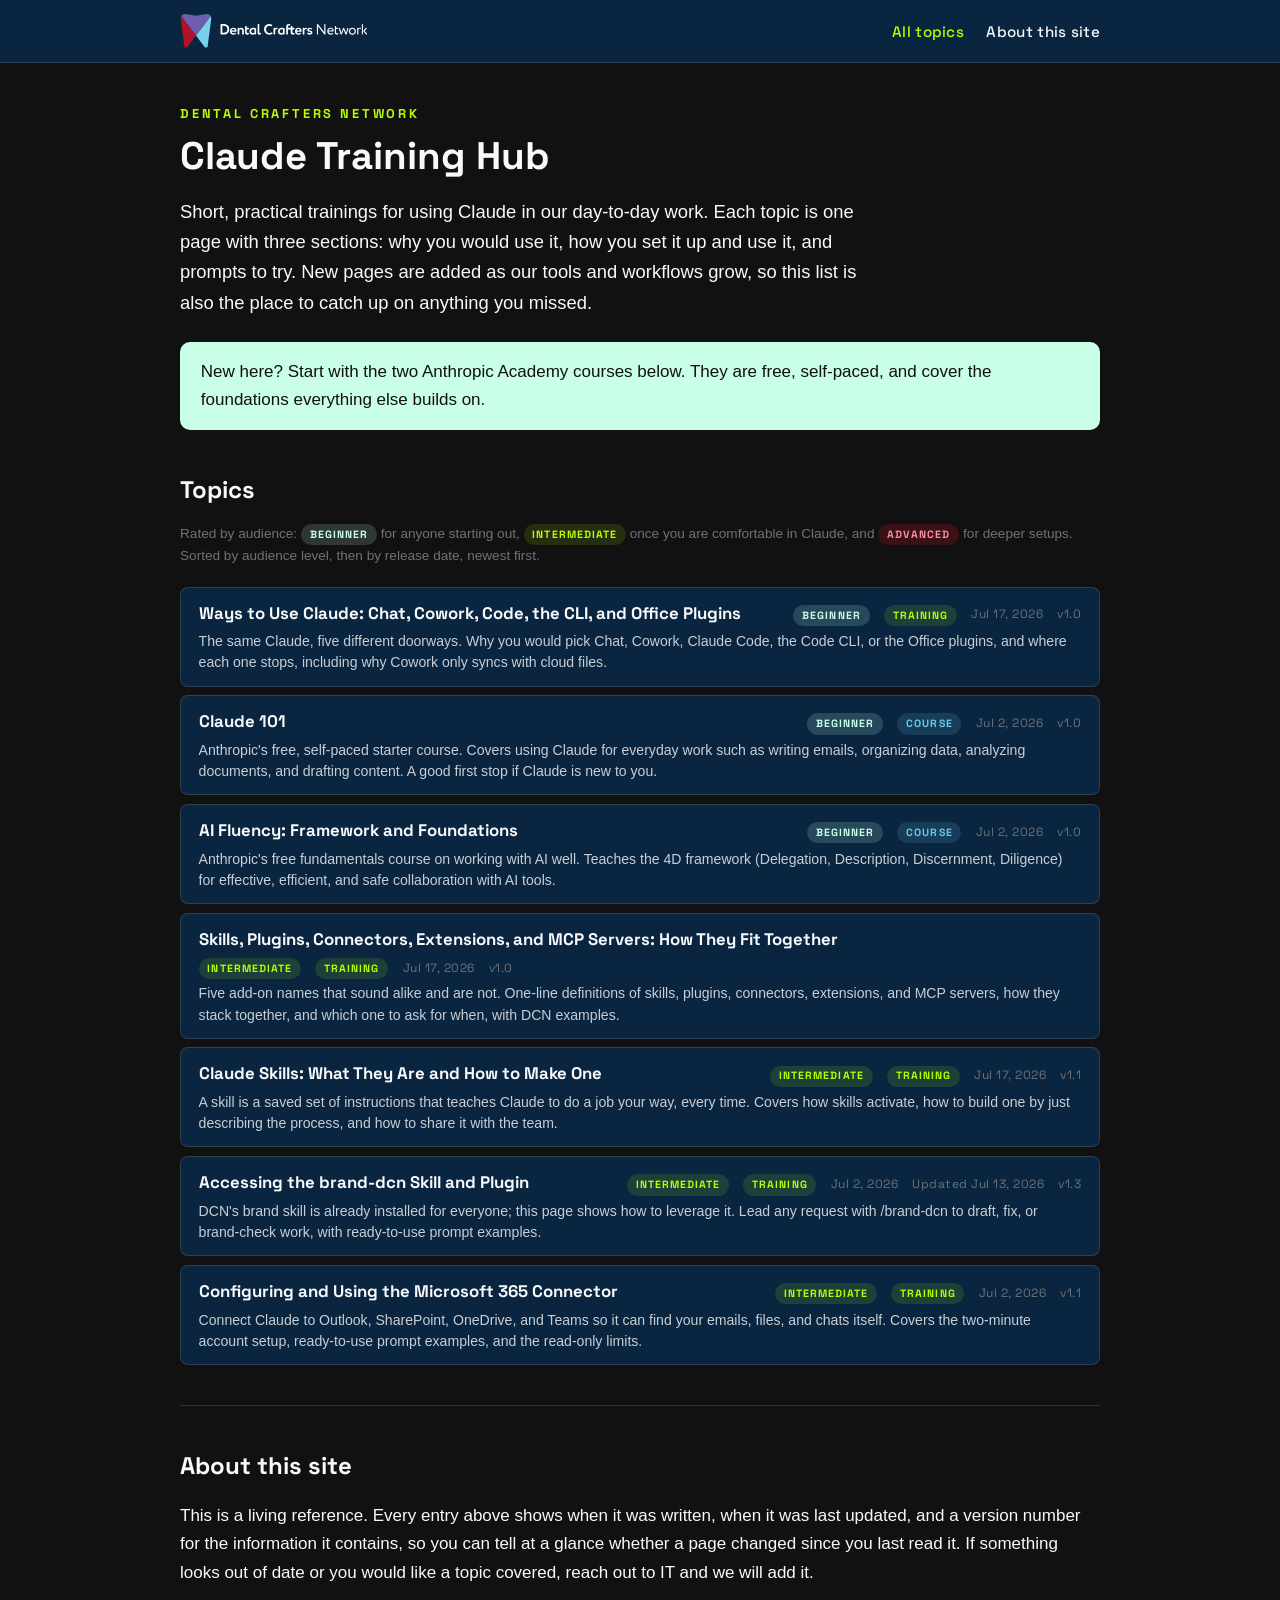
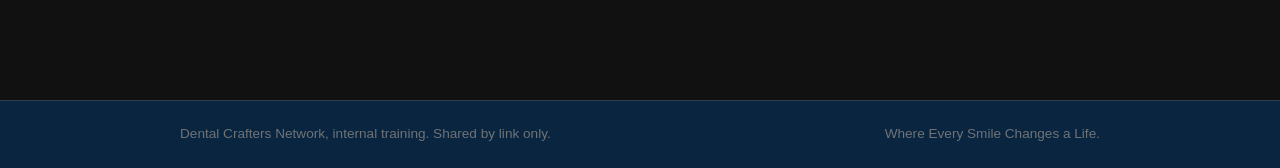
<file: index.html>
<!DOCTYPE html>
<html lang="en">
<head>
  <meta charset="UTF-8">
  <meta name="viewport" content="width=device-width, initial-scale=1.0">
  <meta name="robots" content="noindex, nofollow">
  <title>Claude Training Hub | Dental Crafters Network</title>
  <link rel="icon" type="image/svg+xml" href="assets/logos/dcn-color-icon.svg">
  <link rel="stylesheet" href="assets/css/site.css">
</head>
<body>

<header class="site-header">
  <div class="inner">
    <a class="logo" href="index.html" aria-label="Dental Crafters Network home">
      <img src="assets/logos/dcn-color-horizontal-white-text.svg" alt="Dental Crafters Network">
    </a>
    <nav class="site-nav" aria-label="Main">
      <a href="index.html" aria-current="page">All topics</a>
      <a href="#about">About this site</a>
    </nav>
  </div>
</header>

<main>
  <p class="kicker">Dental Crafters Network</p>
  <h1>Claude Training Hub</h1>
  <p class="lede">
    Short, practical trainings for using Claude in our day-to-day work.
    Each topic is one page with three sections: why you would use it, how
    you set it up and use it, and prompts to try. New pages are added as our
    tools and workflows grow, so this list is also the place to catch up on
    anything you missed.
  </p>

  <div class="callout">
    New here? Start with the two Anthropic Academy courses below. They are
    free, self-paced, and cover the foundations everything else builds on.
  </div>

  <h2 id="topics">Topics</h2>
  <p class="list-note">
    Rated by audience: <span class="badge audience-beginner">Beginner</span>
    for anyone starting out,
    <span class="badge audience-intermediate">Intermediate</span> once you
    are comfortable in Claude, and
    <span class="badge audience-advanced">Advanced</span> for deeper setups.
    Sorted by audience level, then by release date, newest first.
  </p>
  <ul id="topic-list" class="topic-list">
    <noscript>
      <li class="topic-card">
        <h3><a href="https://anthropic.skilljar.com/claude-101" target="_blank" rel="noopener">Claude 101</a></h3>
        <p>Anthropic's free starter course on using Claude for everyday work.</p>
      </li>
      <li class="topic-card">
        <h3><a href="https://anthropic.skilljar.com/ai-fluency-framework-foundations" target="_blank" rel="noopener">AI Fluency: Framework and Foundations</a></h3>
        <p>Anthropic's free fundamentals course on working with AI well.</p>
      </li>
    </noscript>
  </ul>

  <hr>

  <h2 id="about">About this site</h2>
  <p>
    This is a living reference. Every entry above shows when it was written,
    when it was last updated, and a version number for the information it
    contains, so you can tell at a glance whether a page changed since you
    last read it. If something looks out of date or you would like a topic
    covered, reach out to IT and we will add it.
  </p>
</main>

<footer class="site-footer">
  <div class="inner">
    <span>Dental Crafters Network, internal training. Shared by link only.</span>
    <span>Where Every Smile Changes a Life.</span>
  </div>
</footer>

<script src="assets/js/topics.js"></script>
</body>
</html>
</file>
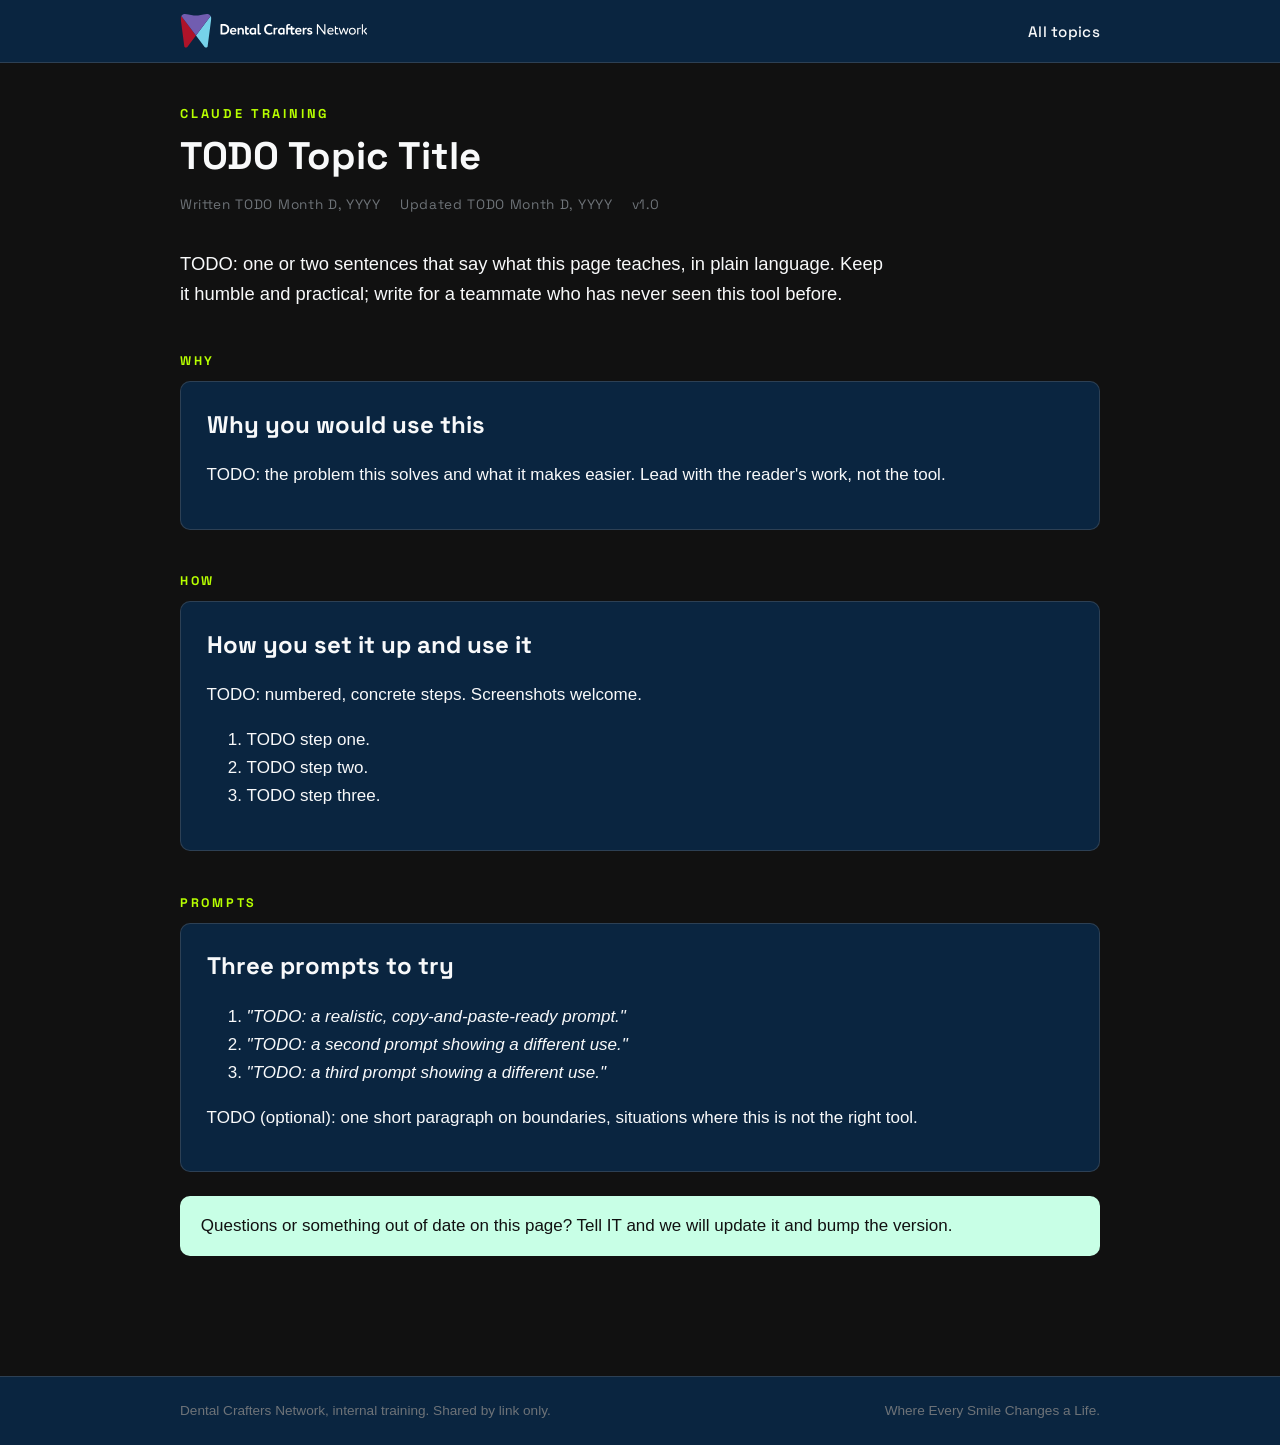
<file: topics/_template.html>
<!DOCTYPE html>
<html lang="en">
<head>
  <meta charset="UTF-8">
  <meta name="viewport" content="width=device-width, initial-scale=1.0">
  <meta name="robots" content="noindex, nofollow">
  <!-- 1. Copy this file to topics/<your-topic>.html (keep the underscore
          file itself unlisted). 2. Replace every TODO. 3. Add an entry at the
          top of assets/js/topics.js so it appears on the landing page. -->
  <title>TODO Topic Title | Claude Training Hub | Dental Crafters Network</title>
  <link rel="icon" type="image/svg+xml" href="../assets/logos/dcn-color-icon.svg">
  <link rel="stylesheet" href="../assets/css/site.css">
</head>
<body>

<header class="site-header">
  <div class="inner">
    <a class="logo" href="../index.html" aria-label="Dental Crafters Network home">
      <img src="../assets/logos/dcn-color-horizontal-white-text.svg" alt="Dental Crafters Network">
    </a>
    <nav class="site-nav" aria-label="Main">
      <a href="../index.html">All topics</a>
    </nav>
  </div>
</header>

<main>
  <p class="kicker">Claude Training</p>
  <h1>TODO Topic Title</h1>
  <div class="page-meta">
    <span>Written TODO Month D, YYYY</span>
    <span>Updated TODO Month D, YYYY</span>
    <span>v1.0</span>
  </div>

  <p class="lede">
    TODO: one or two sentences that say what this page teaches, in plain
    language. Keep it humble and practical; write for a teammate who has
    never seen this tool before.
  </p>

  <p class="section-label">Why</p>
  <section class="whw">
    <h2>Why you would use this</h2>
    <p>
      TODO: the problem this solves and what it makes easier. Lead with the
      reader's work, not the tool.
    </p>
  </section>

  <p class="section-label">How</p>
  <section class="whw">
    <h2>How you set it up and use it</h2>
    <p>TODO: numbered, concrete steps. Screenshots welcome.</p>
    <ol>
      <li>TODO step one.</li>
      <li>TODO step two.</li>
      <li>TODO step three.</li>
    </ol>
  </section>

  <p class="section-label">Prompts</p>
  <section class="whw">
    <h2>Three prompts to try</h2>
    <ol>
      <li><em>"TODO: a realistic, copy-and-paste-ready prompt."</em></li>
      <li><em>"TODO: a second prompt showing a different use."</em></li>
      <li><em>"TODO: a third prompt showing a different use."</em></li>
    </ol>
    <p>
      TODO (optional): one short paragraph on boundaries, situations where
      this is not the right tool.
    </p>
  </section>

  <div class="callout">
    Questions or something out of date on this page? Tell IT and we will
    update it and bump the version.
  </div>
</main>

<footer class="site-footer">
  <div class="inner">
    <span>Dental Crafters Network, internal training. Shared by link only.</span>
    <span>Where Every Smile Changes a Life.</span>
  </div>
</footer>

</body>
</html>
</file>
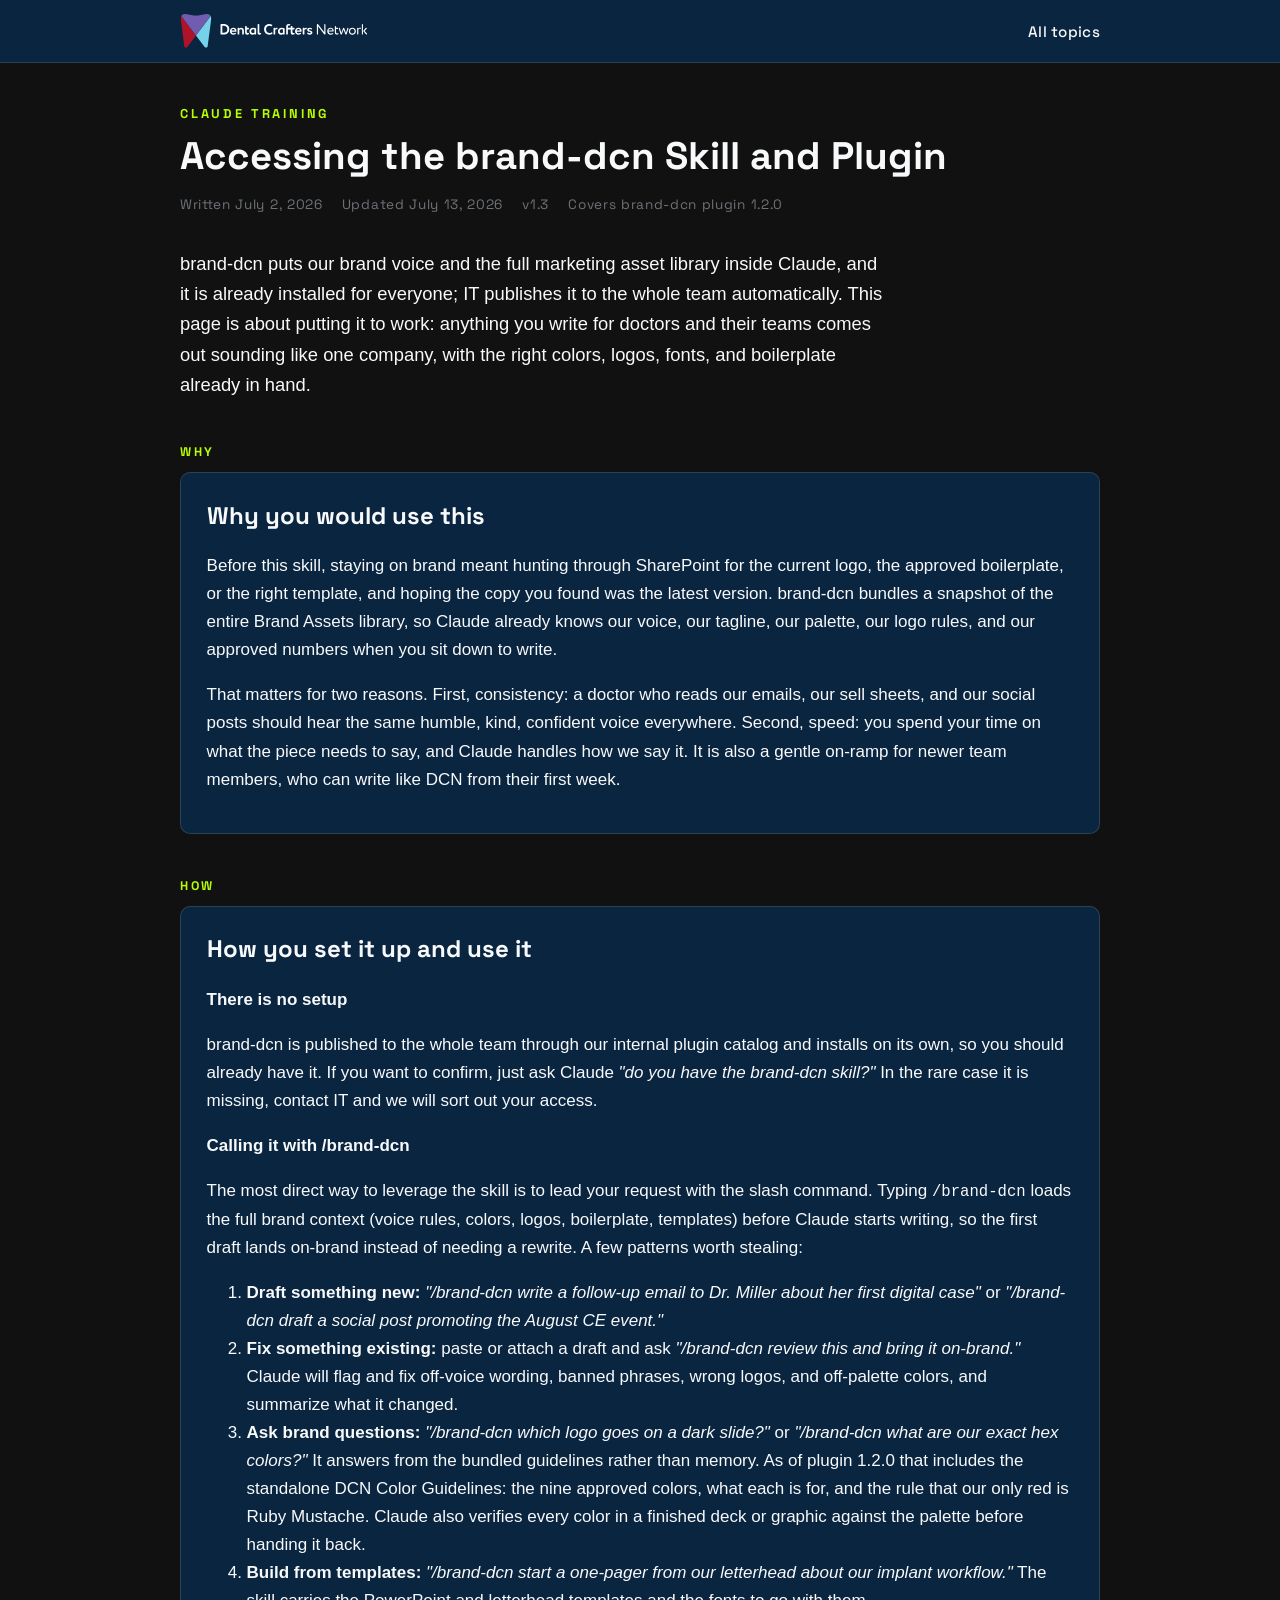
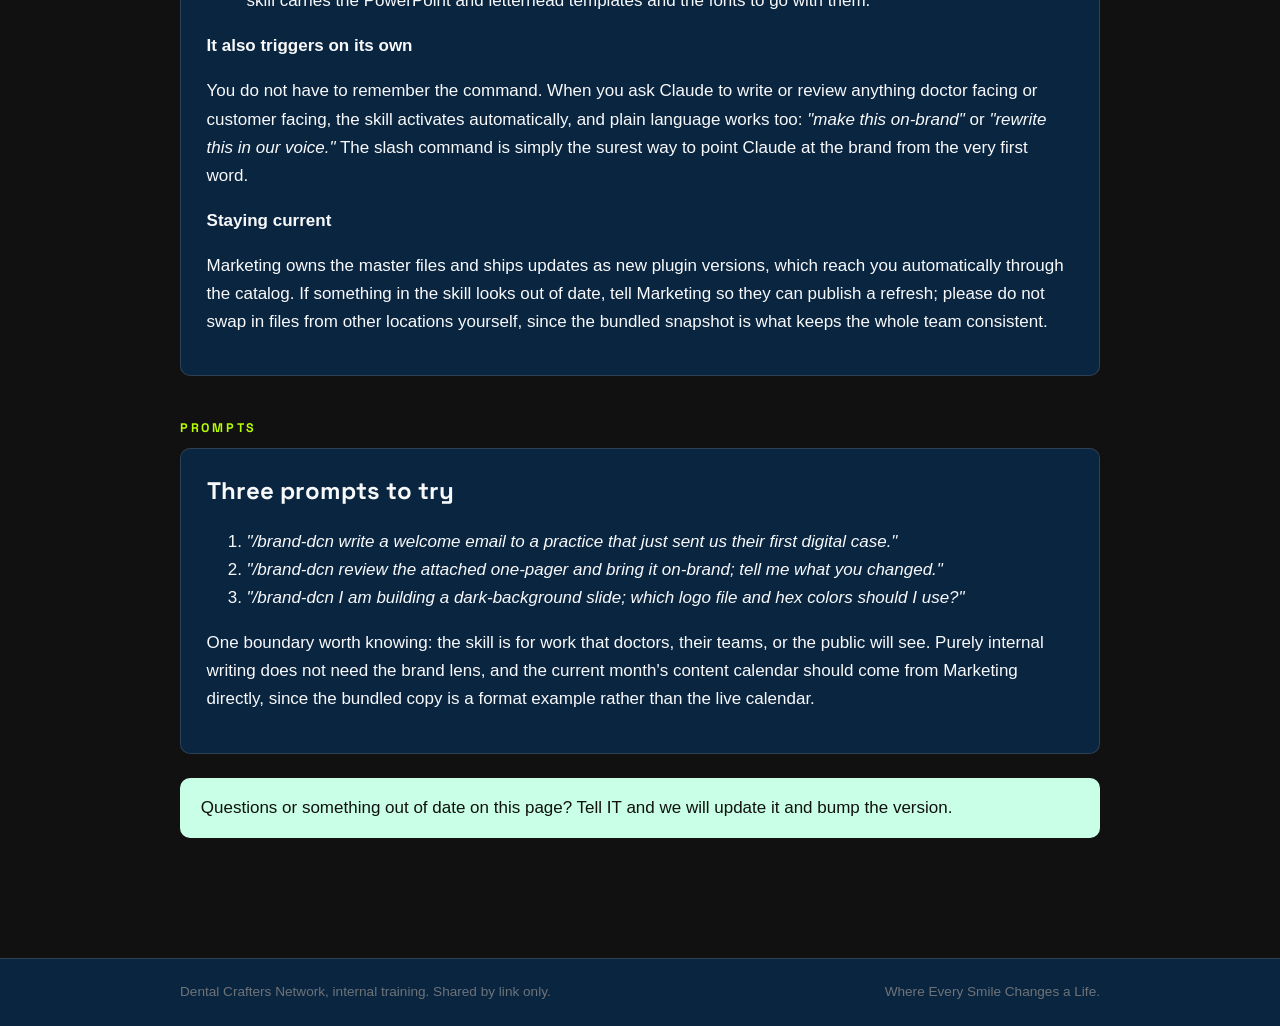
<file: topics/access-brand-dcn.html>
<!DOCTYPE html>
<html lang="en">
<head>
  <meta charset="UTF-8">
  <meta name="viewport" content="width=device-width, initial-scale=1.0">
  <meta name="robots" content="noindex, nofollow">
  <title>Accessing the brand-dcn Skill and Plugin | Claude Training Hub | Dental Crafters Network</title>
  <link rel="icon" type="image/svg+xml" href="../assets/logos/dcn-color-icon.svg">
  <link rel="stylesheet" href="../assets/css/site.css">
</head>
<body>

<header class="site-header">
  <div class="inner">
    <a class="logo" href="../index.html" aria-label="Dental Crafters Network home">
      <img src="../assets/logos/dcn-color-horizontal-white-text.svg" alt="Dental Crafters Network">
    </a>
    <nav class="site-nav" aria-label="Main">
      <a href="../index.html">All topics</a>
    </nav>
  </div>
</header>

<main>
  <p class="kicker">Claude Training</p>
  <h1>Accessing the brand-dcn Skill and Plugin</h1>
  <div class="page-meta">
    <span>Written July 2, 2026</span>
    <span>Updated July 13, 2026</span>
    <span>v1.3</span>
    <span>Covers brand-dcn plugin 1.2.0</span>
  </div>

  <p class="lede">
    brand-dcn puts our brand voice and the full marketing asset library
    inside Claude, and it is already installed for everyone; IT publishes
    it to the whole team automatically. This page is about putting it to
    work: anything you write for doctors and their teams comes out
    sounding like one company, with the right colors, logos, fonts, and
    boilerplate already in hand.
  </p>

  <p class="section-label">Why</p>
  <section class="whw">
    <h2>Why you would use this</h2>
    <p>
      Before this skill, staying on brand meant hunting through SharePoint
      for the current logo, the approved boilerplate, or the right template,
      and hoping the copy you found was the latest version. brand-dcn bundles
      a snapshot of the entire Brand Assets library, so Claude already knows
      our voice, our tagline, our palette, our logo rules, and our approved
      numbers when you sit down to write.
    </p>
    <p>
      That matters for two reasons. First, consistency: a doctor who reads
      our emails, our sell sheets, and our social posts should hear the same
      humble, kind, confident voice everywhere. Second, speed: you spend
      your time on what the piece needs to say, and Claude handles how we
      say it. It is also a gentle on-ramp for newer team members, who can
      write like DCN from their first week.
    </p>
  </section>

  <p class="section-label">How</p>
  <section class="whw">
    <h2>How you set it up and use it</h2>
    <p><strong>There is no setup</strong></p>
    <p>
      brand-dcn is published to the whole team through our internal plugin
      catalog and installs on its own, so you should already have it. If
      you want to confirm, just ask Claude
      <em>"do you have the brand-dcn skill?"</em> In the rare case it is
      missing, contact IT and we will sort out your access.
    </p>
    <p><strong>Calling it with /brand-dcn</strong></p>
    <p>
      The most direct way to leverage the skill is to lead your request
      with the slash command. Typing <code>/brand-dcn</code> loads the full
      brand context (voice rules, colors, logos, boilerplate, templates)
      before Claude starts writing, so the first draft lands on-brand
      instead of needing a rewrite. A few patterns worth stealing:
    </p>
    <ol>
      <li>
        <strong>Draft something new:</strong>
        <em>"/brand-dcn write a follow-up email to Dr. Miller about her
        first digital case"</em> or
        <em>"/brand-dcn draft a social post promoting the August CE
        event."</em>
      </li>
      <li>
        <strong>Fix something existing:</strong> paste or attach a draft
        and ask <em>"/brand-dcn review this and bring it on-brand."</em>
        Claude will flag and fix off-voice wording, banned phrases, wrong
        logos, and off-palette colors, and summarize what it changed.
      </li>
      <li>
        <strong>Ask brand questions:</strong>
        <em>"/brand-dcn which logo goes on a dark slide?"</em> or
        <em>"/brand-dcn what are our exact hex colors?"</em> It answers
        from the bundled guidelines rather than memory. As of plugin
        1.2.0 that includes the standalone DCN Color Guidelines: the
        nine approved colors, what each is for, and the rule that our
        only red is Ruby Mustache. Claude also verifies every color in
        a finished deck or graphic against the palette before handing
        it back.
      </li>
      <li>
        <strong>Build from templates:</strong>
        <em>"/brand-dcn start a one-pager from our letterhead about our
        implant workflow."</em> The skill carries the PowerPoint and
        letterhead templates and the fonts to go with them.
      </li>
    </ol>
    <p><strong>It also triggers on its own</strong></p>
    <p>
      You do not have to remember the command. When you ask Claude to
      write or review anything doctor facing or customer facing, the skill
      activates automatically, and plain language works too:
      <em>"make this on-brand"</em> or <em>"rewrite this in our voice."</em>
      The slash command is simply the surest way to point Claude at the
      brand from the very first word.
    </p>
    <p><strong>Staying current</strong></p>
    <p>
      Marketing owns the master files and ships updates as new plugin
      versions, which reach you automatically through the catalog. If
      something in the skill looks out of date, tell Marketing so they can
      publish a refresh; please do not swap in files from other locations
      yourself, since the bundled snapshot is what keeps the whole team
      consistent.
    </p>
  </section>

  <p class="section-label">Prompts</p>
  <section class="whw">
    <h2>Three prompts to try</h2>
    <ol>
      <li>
        <em>"/brand-dcn write a welcome email to a practice that just sent
        us their first digital case."</em>
      </li>
      <li>
        <em>"/brand-dcn review the attached one-pager and bring it
        on-brand; tell me what you changed."</em>
      </li>
      <li>
        <em>"/brand-dcn I am building a dark-background slide; which logo
        file and hex colors should I use?"</em>
      </li>
    </ol>
    <p>
      One boundary worth knowing: the skill is for work that doctors, their
      teams, or the public will see. Purely internal writing does not need
      the brand lens, and the current month's content calendar should come
      from Marketing directly, since the bundled copy is a format example
      rather than the live calendar.
    </p>
  </section>

  <div class="callout">
    Questions or something out of date on this page? Tell IT and we will
    update it and bump the version.
  </div>
</main>

<footer class="site-footer">
  <div class="inner">
    <span>Dental Crafters Network, internal training. Shared by link only.</span>
    <span>Where Every Smile Changes a Life.</span>
  </div>
</footer>

</body>
</html>
</file>
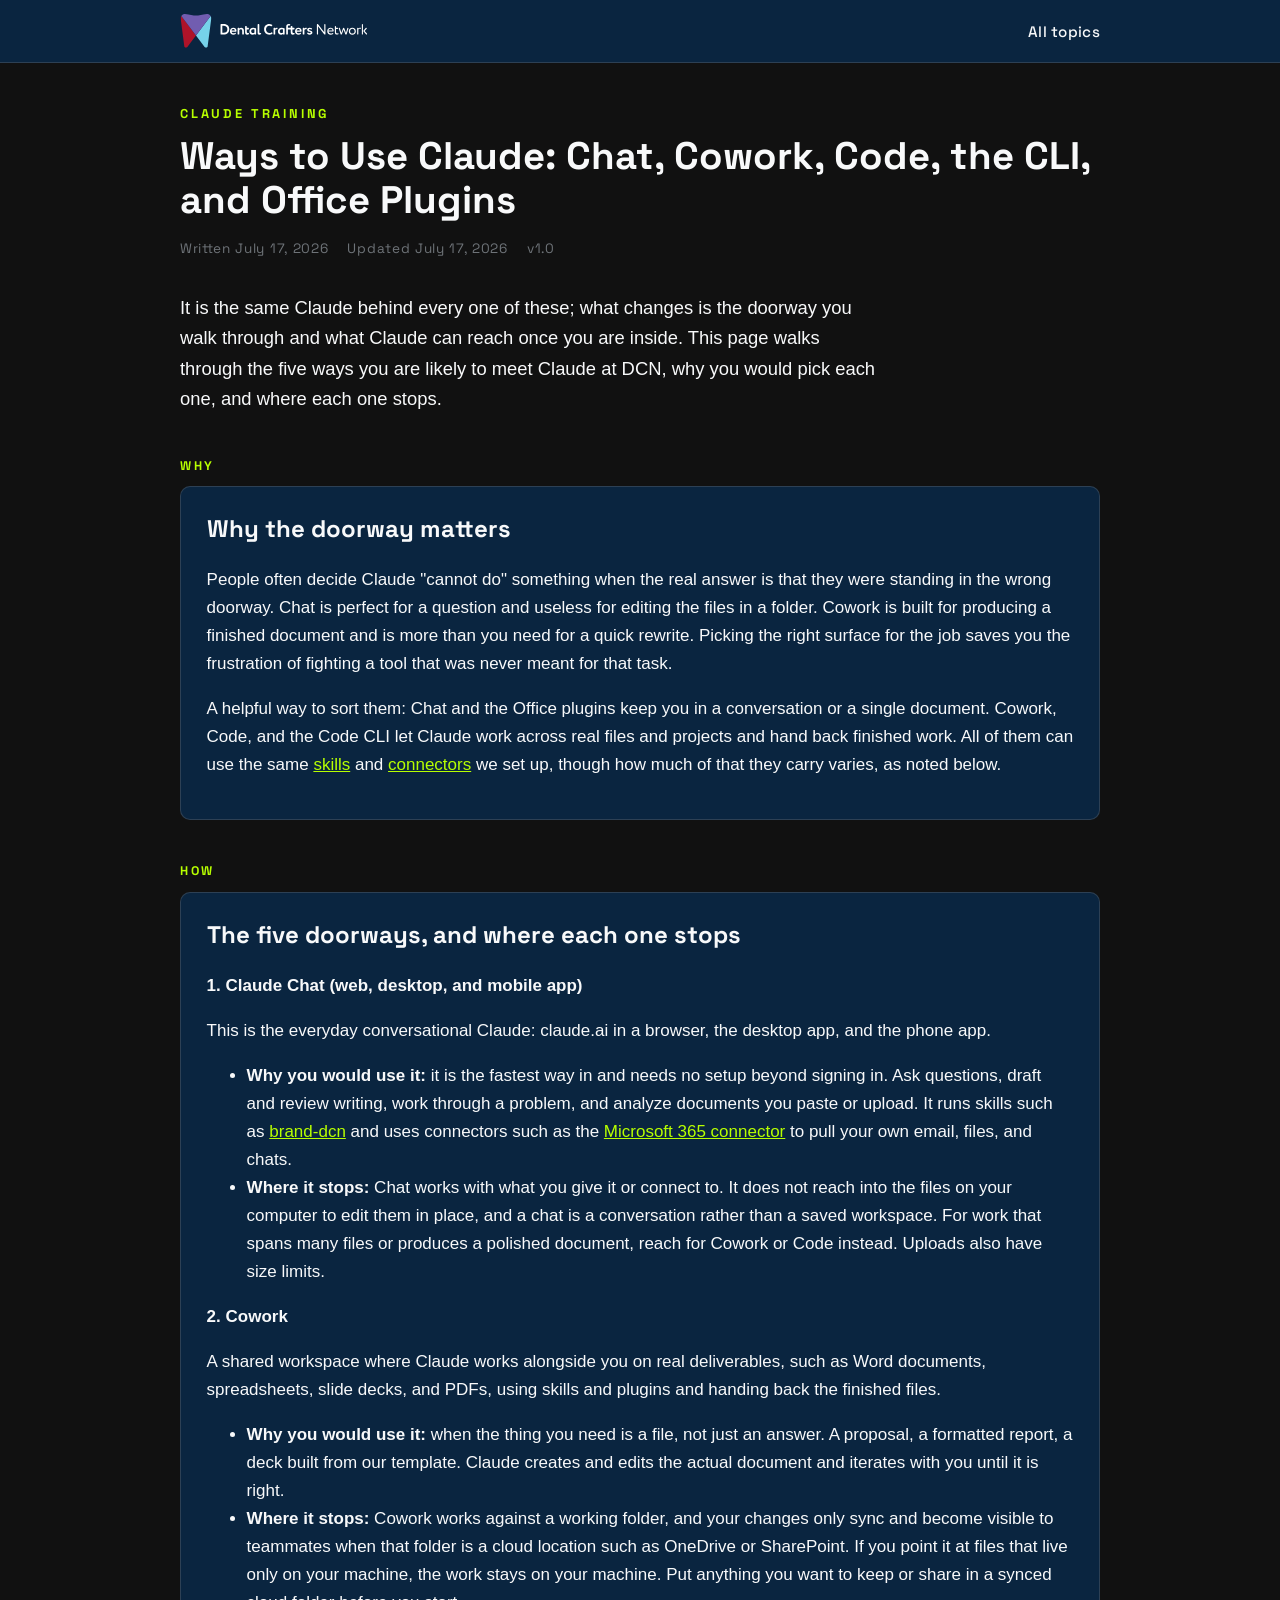
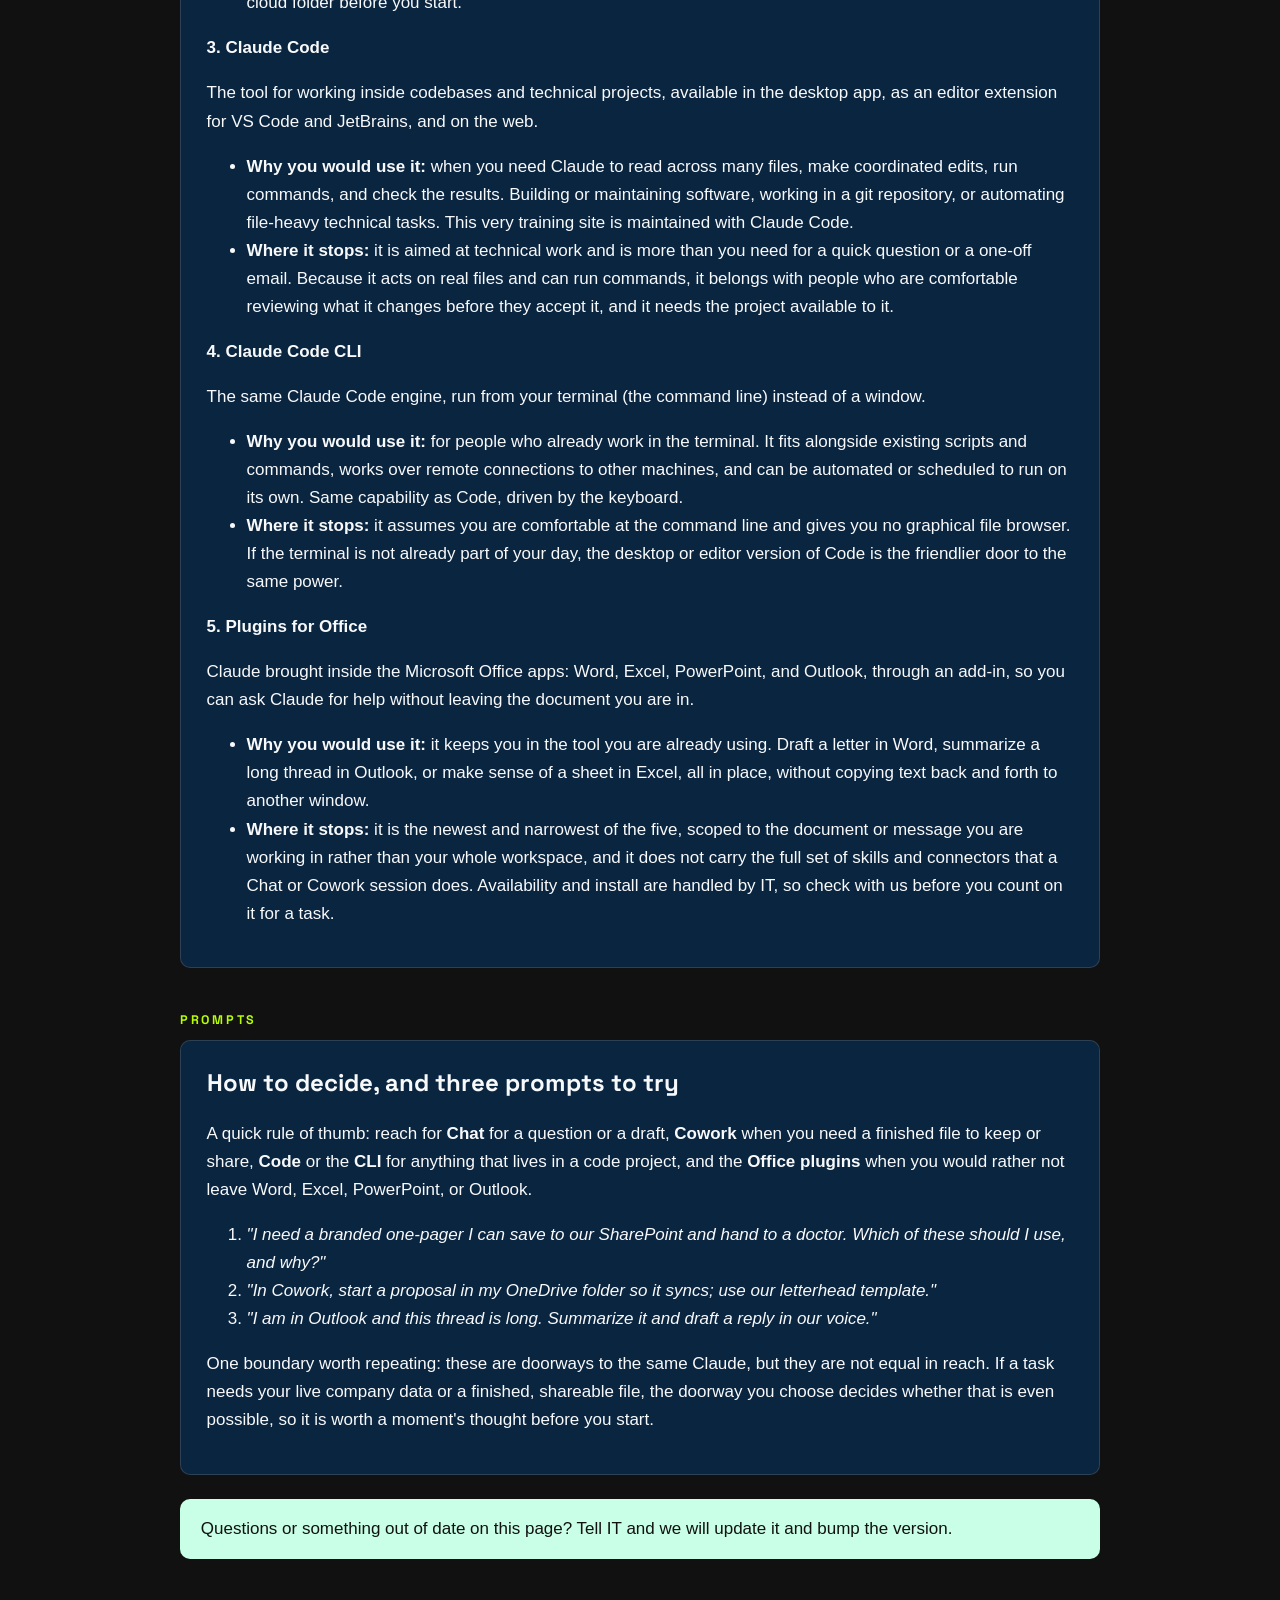
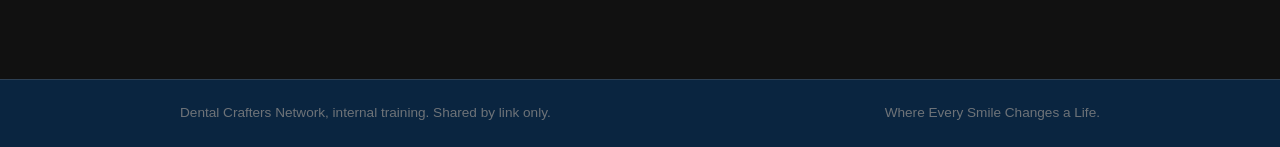
<file: topics/claude-interfaces.html>
<!DOCTYPE html>
<html lang="en">
<head>
  <meta charset="UTF-8">
  <meta name="viewport" content="width=device-width, initial-scale=1.0">
  <meta name="robots" content="noindex, nofollow">
  <title>Ways to Use Claude: Chat, Cowork, Code, the CLI, and Office Plugins | Claude Training Hub | Dental Crafters Network</title>
  <link rel="icon" type="image/svg+xml" href="../assets/logos/dcn-color-icon.svg">
  <link rel="stylesheet" href="../assets/css/site.css">
</head>
<body>

<header class="site-header">
  <div class="inner">
    <a class="logo" href="../index.html" aria-label="Dental Crafters Network home">
      <img src="../assets/logos/dcn-color-horizontal-white-text.svg" alt="Dental Crafters Network">
    </a>
    <nav class="site-nav" aria-label="Main">
      <a href="../index.html">All topics</a>
    </nav>
  </div>
</header>

<main>
  <p class="kicker">Claude Training</p>
  <h1>Ways to Use Claude: Chat, Cowork, Code, the CLI, and Office Plugins</h1>
  <div class="page-meta">
    <span>Written July 17, 2026</span>
    <span>Updated July 17, 2026</span>
    <span>v1.0</span>
  </div>

  <p class="lede">
    It is the same Claude behind every one of these; what changes is the
    doorway you walk through and what Claude can reach once you are inside.
    This page walks through the five ways you are likely to meet Claude at
    DCN, why you would pick each one, and where each one stops.
  </p>

  <p class="section-label">Why</p>
  <section class="whw">
    <h2>Why the doorway matters</h2>
    <p>
      People often decide Claude "cannot do" something when the real answer
      is that they were standing in the wrong doorway. Chat is perfect for a
      question and useless for editing the files in a folder. Cowork is built
      for producing a finished document and is more than you need for a quick
      rewrite. Picking the right surface for the job saves you the frustration
      of fighting a tool that was never meant for that task.
    </p>
    <p>
      A helpful way to sort them: Chat and the Office plugins keep you in a
      conversation or a single document. Cowork, Code, and the Code CLI let
      Claude work across real files and projects and hand back finished work.
      All of them can use the same <a href="claude-skills.html">skills</a> and
      <a href="skills-plugins-connectors-mcp.html">connectors</a> we set up,
      though how much of that they carry varies, as noted below.
    </p>
  </section>

  <p class="section-label">How</p>
  <section class="whw">
    <h2>The five doorways, and where each one stops</h2>

    <p><strong>1. Claude Chat (web, desktop, and mobile app)</strong></p>
    <p>
      This is the everyday conversational Claude: claude.ai in a browser, the
      desktop app, and the phone app.
    </p>
    <ul>
      <li>
        <strong>Why you would use it:</strong> it is the fastest way in and
        needs no setup beyond signing in. Ask questions, draft and review
        writing, work through a problem, and analyze documents you paste or
        upload. It runs skills such as <a href="access-brand-dcn.html">brand-dcn</a>
        and uses connectors such as the
        <a href="microsoft-365-connector.html">Microsoft 365 connector</a> to
        pull your own email, files, and chats.
      </li>
      <li>
        <strong>Where it stops:</strong> Chat works with what you give it or
        connect to. It does not reach into the files on your computer to edit
        them in place, and a chat is a conversation rather than a saved
        workspace. For work that spans many files or produces a polished
        document, reach for Cowork or Code instead. Uploads also have size
        limits.
      </li>
    </ul>

    <p><strong>2. Cowork</strong></p>
    <p>
      A shared workspace where Claude works alongside you on real deliverables,
      such as Word documents, spreadsheets, slide decks, and PDFs, using skills
      and plugins and handing back the finished files.
    </p>
    <ul>
      <li>
        <strong>Why you would use it:</strong> when the thing you need is a
        file, not just an answer. A proposal, a formatted report, a deck built
        from our template. Claude creates and edits the actual document and
        iterates with you until it is right.
      </li>
      <li>
        <strong>Where it stops:</strong> Cowork works against a working folder,
        and your changes only sync and become visible to teammates when that
        folder is a cloud location such as OneDrive or SharePoint. If you point
        it at files that live only on your machine, the work stays on your
        machine. Put anything you want to keep or share in a synced cloud
        folder before you start.
      </li>
    </ul>

    <p><strong>3. Claude Code</strong></p>
    <p>
      The tool for working inside codebases and technical projects, available
      in the desktop app, as an editor extension for VS Code and JetBrains, and
      on the web.
    </p>
    <ul>
      <li>
        <strong>Why you would use it:</strong> when you need Claude to read
        across many files, make coordinated edits, run commands, and check the
        results. Building or maintaining software, working in a git repository,
        or automating file-heavy technical tasks. This very training site is
        maintained with Claude Code.
      </li>
      <li>
        <strong>Where it stops:</strong> it is aimed at technical work and is
        more than you need for a quick question or a one-off email. Because it
        acts on real files and can run commands, it belongs with people who are
        comfortable reviewing what it changes before they accept it, and it
        needs the project available to it.
      </li>
    </ul>

    <p><strong>4. Claude Code CLI</strong></p>
    <p>
      The same Claude Code engine, run from your terminal (the command line)
      instead of a window.
    </p>
    <ul>
      <li>
        <strong>Why you would use it:</strong> for people who already work in
        the terminal. It fits alongside existing scripts and commands, works
        over remote connections to other machines, and can be automated or
        scheduled to run on its own. Same capability as Code, driven by the
        keyboard.
      </li>
      <li>
        <strong>Where it stops:</strong> it assumes you are comfortable at the
        command line and gives you no graphical file browser. If the terminal
        is not already part of your day, the desktop or editor version of Code
        is the friendlier door to the same power.
      </li>
    </ul>

    <p><strong>5. Plugins for Office</strong></p>
    <p>
      Claude brought inside the Microsoft Office apps: Word, Excel, PowerPoint,
      and Outlook, through an add-in, so you can ask Claude for help without
      leaving the document you are in.
    </p>
    <ul>
      <li>
        <strong>Why you would use it:</strong> it keeps you in the tool you are
        already using. Draft a letter in Word, summarize a long thread in
        Outlook, or make sense of a sheet in Excel, all in place, without
        copying text back and forth to another window.
      </li>
      <li>
        <strong>Where it stops:</strong> it is the newest and narrowest of the
        five, scoped to the document or message you are working in rather than
        your whole workspace, and it does not carry the full set of skills and
        connectors that a Chat or Cowork session does. Availability and install
        are handled by IT, so check with us before you count on it for a task.
      </li>
    </ul>
  </section>

  <p class="section-label">Prompts</p>
  <section class="whw">
    <h2>How to decide, and three prompts to try</h2>
    <p>
      A quick rule of thumb: reach for <strong>Chat</strong> for a question or
      a draft, <strong>Cowork</strong> when you need a finished file to keep or
      share, <strong>Code</strong> or the <strong>CLI</strong> for anything
      that lives in a code project, and the <strong>Office plugins</strong>
      when you would rather not leave Word, Excel, PowerPoint, or Outlook.
    </p>
    <ol>
      <li>
        <em>"I need a branded one-pager I can save to our SharePoint and hand
        to a doctor. Which of these should I use, and why?"</em>
      </li>
      <li>
        <em>"In Cowork, start a proposal in my OneDrive folder so it syncs;
        use our letterhead template."</em>
      </li>
      <li>
        <em>"I am in Outlook and this thread is long. Summarize it and draft a
        reply in our voice."</em>
      </li>
    </ol>
    <p>
      One boundary worth repeating: these are doorways to the same Claude, but
      they are not equal in reach. If a task needs your live company data or a
      finished, shareable file, the doorway you choose decides whether that is
      even possible, so it is worth a moment's thought before you start.
    </p>
  </section>

  <div class="callout">
    Questions or something out of date on this page? Tell IT and we will
    update it and bump the version.
  </div>
</main>

<footer class="site-footer">
  <div class="inner">
    <span>Dental Crafters Network, internal training. Shared by link only.</span>
    <span>Where Every Smile Changes a Life.</span>
  </div>
</footer>

</body>
</html>
</file>
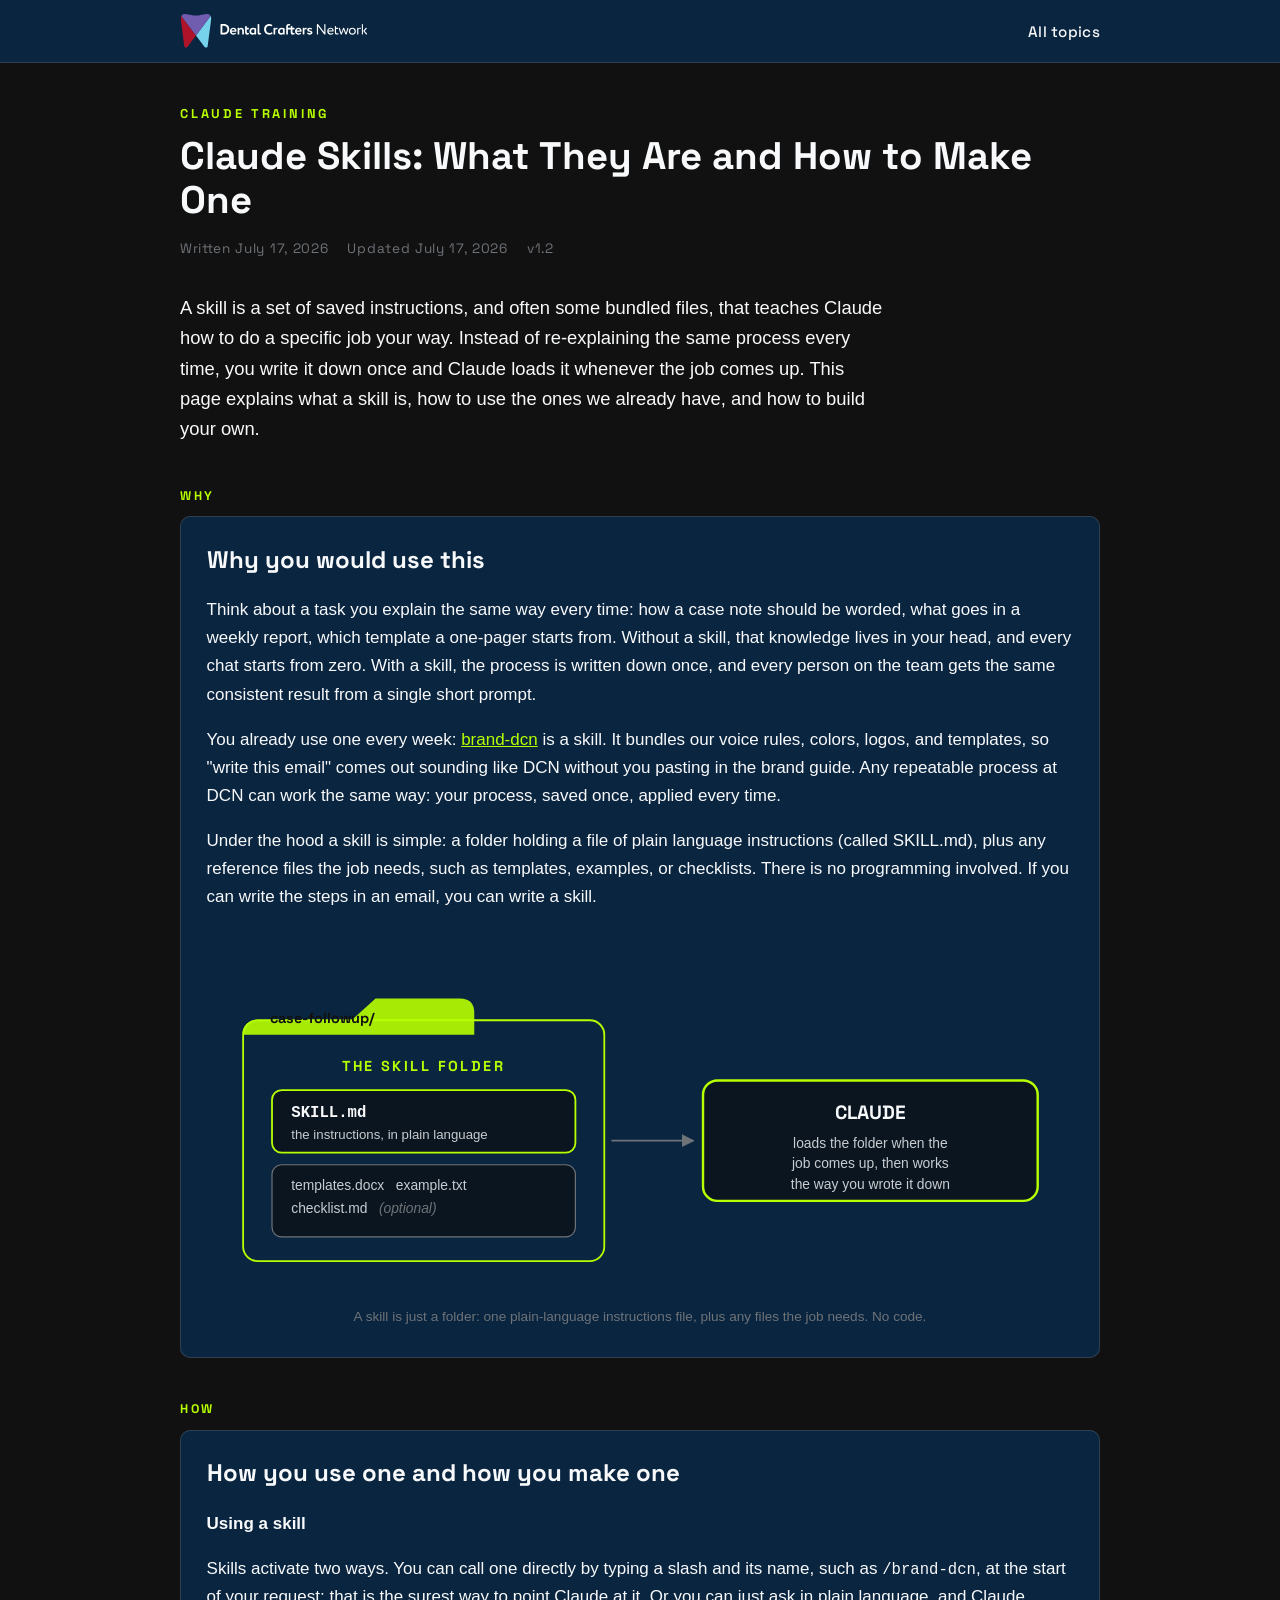
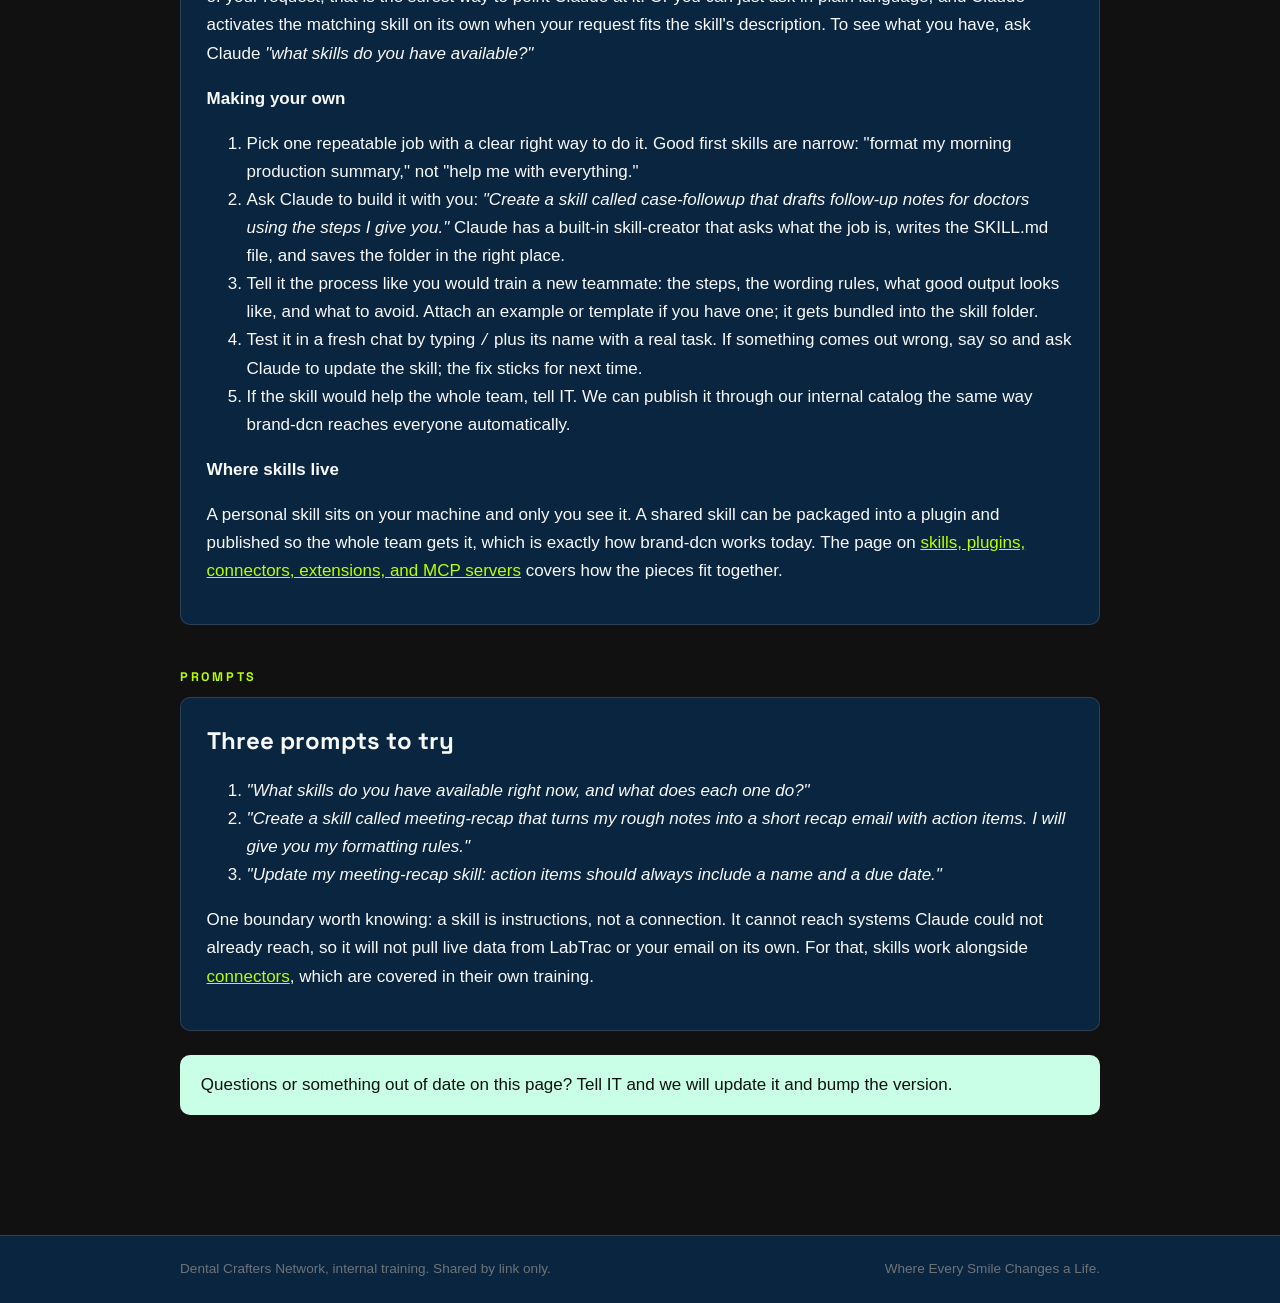
<file: topics/claude-skills.html>
<!DOCTYPE html>
<html lang="en">
<head>
  <meta charset="UTF-8">
  <meta name="viewport" content="width=device-width, initial-scale=1.0">
  <meta name="robots" content="noindex, nofollow">
  <title>Claude Skills: What They Are and How to Make One | Claude Training Hub | Dental Crafters Network</title>
  <link rel="icon" type="image/svg+xml" href="../assets/logos/dcn-color-icon.svg">
  <link rel="stylesheet" href="../assets/css/site.css">
</head>
<body>

<header class="site-header">
  <div class="inner">
    <a class="logo" href="../index.html" aria-label="Dental Crafters Network home">
      <img src="../assets/logos/dcn-color-horizontal-white-text.svg" alt="Dental Crafters Network">
    </a>
    <nav class="site-nav" aria-label="Main">
      <a href="../index.html">All topics</a>
    </nav>
  </div>
</header>

<main>
  <p class="kicker">Claude Training</p>
  <h1>Claude Skills: What They Are and How to Make One</h1>
  <div class="page-meta">
    <span>Written July 17, 2026</span>
    <span>Updated July 17, 2026</span>
    <span>v1.2</span>
  </div>

  <p class="lede">
    A skill is a set of saved instructions, and often some bundled files,
    that teaches Claude how to do a specific job your way. Instead of
    re-explaining the same process every time, you write it down once and
    Claude loads it whenever the job comes up. This page explains what a
    skill is, how to use the ones we already have, and how to build your own.
  </p>

  <p class="section-label">Why</p>
  <section class="whw">
    <h2>Why you would use this</h2>
    <p>
      Think about a task you explain the same way every time: how a case
      note should be worded, what goes in a weekly report, which template a
      one-pager starts from. Without a skill, that knowledge lives in your
      head, and every chat starts from zero. With a skill, the process is
      written down once, and every person on the team gets the same
      consistent result from a single short prompt.
    </p>
    <p>
      You already use one every week: <a href="access-brand-dcn.html">brand-dcn</a>
      is a skill. It bundles our voice rules, colors, logos, and templates,
      so "write this email" comes out sounding like DCN without you pasting
      in the brand guide. Any repeatable process at DCN can work the same
      way: your process, saved once, applied every time.
    </p>
    <p>
      Under the hood a skill is simple: a folder holding a file of plain
      language instructions (called SKILL.md), plus any reference files the
      job needs, such as templates, examples, or checklists. There is no
      programming involved. If you can write the steps in an email, you can
      write a skill.
    </p>

    <figure style="margin:1.6rem 0 0.4rem; overflow-x:auto;">
      <svg viewBox="0 0 720 300" role="img" aria-labelledby="skill-anatomy-title"
           style="width:100%; min-width:420px; height:auto; display:block;"
           font-family="'Segoe UI', Arial, sans-serif">
        <title id="skill-anatomy-title">Anatomy of a skill: a folder holding SKILL.md, a plain-language instructions file, plus optional bundled files such as templates, examples, and checklists.</title>
        <!-- folder -->
        <rect x="30" y="70" width="300" height="200" rx="12" fill="#0A2540"
              stroke="#B7FF00" stroke-width="1.5"/>
        <path d="M 30 82 Q 30 70 42 70 L 120 70 L 140 52 L 210 52 Q 222 52 222 64 L 222 82 Z"
              fill="#B7FF00" opacity="0.9"/>
        <text x="52" y="72" font-family="'Space Grotesk','Segoe UI',Arial,sans-serif"
              font-weight="700" font-size="12" fill="#111111">case-followup/</text>
        <text x="180" y="112" text-anchor="middle" font-family="'Space Grotesk','Segoe UI',Arial,sans-serif"
              font-weight="700" font-size="12" letter-spacing="2" fill="#B7FF00">THE SKILL FOLDER</text>

        <!-- SKILL.md -->
        <rect x="54" y="128" width="252" height="52" rx="8" fill="#0b1520"
              stroke="#B7FF00" stroke-width="1.5"/>
        <text x="70" y="150" font-family="Consolas,'Courier New',monospace"
              font-size="13" font-weight="700" fill="#F8F9FA">SKILL.md</text>
        <text x="70" y="169" font-size="11" fill="#C7CCD1">the instructions, in plain language</text>

        <!-- bundled files -->
        <rect x="54" y="190" width="252" height="60" rx="8" fill="#0b1520"
              stroke="#6E7378" stroke-width="1"/>
        <text x="70" y="211" font-size="11.5" fill="#C7CCD1">templates.docx &nbsp; example.txt</text>
        <text x="70" y="230" font-size="11.5" fill="#C7CCD1">checklist.md &nbsp; <tspan fill="#6E7378" font-style="italic">(optional)</tspan></text>

        <!-- arrow -->
        <line x1="336" y1="170" x2="404" y2="170" stroke="#6E7378" stroke-width="1.5"
              marker-end="url(#skill-arrow)"/>
        <defs>
          <marker id="skill-arrow" viewBox="0 0 10 10" refX="9" refY="5"
                  markerWidth="7" markerHeight="7" orient="auto-start-reverse">
            <path d="M0,0 L10,5 L0,10 z" fill="#6E7378"/>
          </marker>
        </defs>

        <!-- Claude loads it -->
        <rect x="412" y="120" width="278" height="100" rx="12" fill="#0b1520"
              stroke="#B7FF00" stroke-width="2"/>
        <text x="551" y="152" text-anchor="middle" font-family="'Space Grotesk','Segoe UI',Arial,sans-serif"
              font-weight="700" font-size="16" fill="#F8F9FA">CLAUDE</text>
        <text x="551" y="176" text-anchor="middle" font-size="11.5" fill="#C7CCD1">loads the folder when the</text>
        <text x="551" y="193" text-anchor="middle" font-size="11.5" fill="#C7CCD1">job comes up, then works</text>
        <text x="551" y="210" text-anchor="middle" font-size="11.5" fill="#C7CCD1">the way you wrote it down</text>
      </svg>
      <figcaption style="font-size:0.85rem; color:#6E7378; text-align:center; margin-top:0.5rem;">
        A skill is just a folder: one plain-language instructions file, plus any
        files the job needs. No code.
      </figcaption>
    </figure>
  </section>

  <p class="section-label">How</p>
  <section class="whw">
    <h2>How you use one and how you make one</h2>
    <p><strong>Using a skill</strong></p>
    <p>
      Skills activate two ways. You can call one directly by typing a slash
      and its name, such as <code>/brand-dcn</code>, at the start of your
      request; that is the surest way to point Claude at it. Or you can just
      ask in plain language, and Claude activates the matching skill on its
      own when your request fits the skill's description. To see what you
      have, ask Claude <em>"what skills do you have available?"</em>
    </p>
    <p><strong>Making your own</strong></p>
    <ol>
      <li>
        Pick one repeatable job with a clear right way to do it. Good first
        skills are narrow: "format my morning production summary," not
        "help me with everything."
      </li>
      <li>
        Ask Claude to build it with you:
        <em>"Create a skill called case-followup that drafts follow-up
        notes for doctors using the steps I give you."</em> Claude has a
        built-in skill-creator that asks what the job is, writes the
        SKILL.md file, and saves the folder in the right place.
      </li>
      <li>
        Tell it the process like you would train a new teammate: the steps,
        the wording rules, what good output looks like, and what to avoid.
        Attach an example or template if you have one; it gets bundled into
        the skill folder.
      </li>
      <li>
        Test it in a fresh chat by typing <code>/</code> plus its name with
        a real task. If something comes out wrong, say so and ask Claude to
        update the skill; the fix sticks for next time.
      </li>
      <li>
        If the skill would help the whole team, tell IT. We can publish it
        through our internal catalog the same way brand-dcn reaches
        everyone automatically.
      </li>
    </ol>
    <p><strong>Where skills live</strong></p>
    <p>
      A personal skill sits on your machine and only you see it. A shared
      skill can be packaged into a plugin and published so the whole team
      gets it, which is exactly how brand-dcn works today. The page on
      <a href="skills-plugins-connectors-mcp.html">skills, plugins,
      connectors, extensions, and MCP servers</a> covers how the pieces
      fit together.
    </p>
  </section>

  <p class="section-label">Prompts</p>
  <section class="whw">
    <h2>Three prompts to try</h2>
    <ol>
      <li>
        <em>"What skills do you have available right now, and what does
        each one do?"</em>
      </li>
      <li>
        <em>"Create a skill called meeting-recap that turns my rough notes
        into a short recap email with action items. I will give you my
        formatting rules."</em>
      </li>
      <li>
        <em>"Update my meeting-recap skill: action items should always
        include a name and a due date."</em>
      </li>
    </ol>
    <p>
      One boundary worth knowing: a skill is instructions, not a
      connection. It cannot reach systems Claude could not already reach,
      so it will not pull live data from LabTrac or your email on its own.
      For that, skills work alongside
      <a href="skills-plugins-connectors-mcp.html">connectors</a>, which
      are covered in their own training.
    </p>
  </section>

  <div class="callout">
    Questions or something out of date on this page? Tell IT and we will
    update it and bump the version.
  </div>
</main>

<footer class="site-footer">
  <div class="inner">
    <span>Dental Crafters Network, internal training. Shared by link only.</span>
    <span>Where Every Smile Changes a Life.</span>
  </div>
</footer>

</body>
</html>
</file>
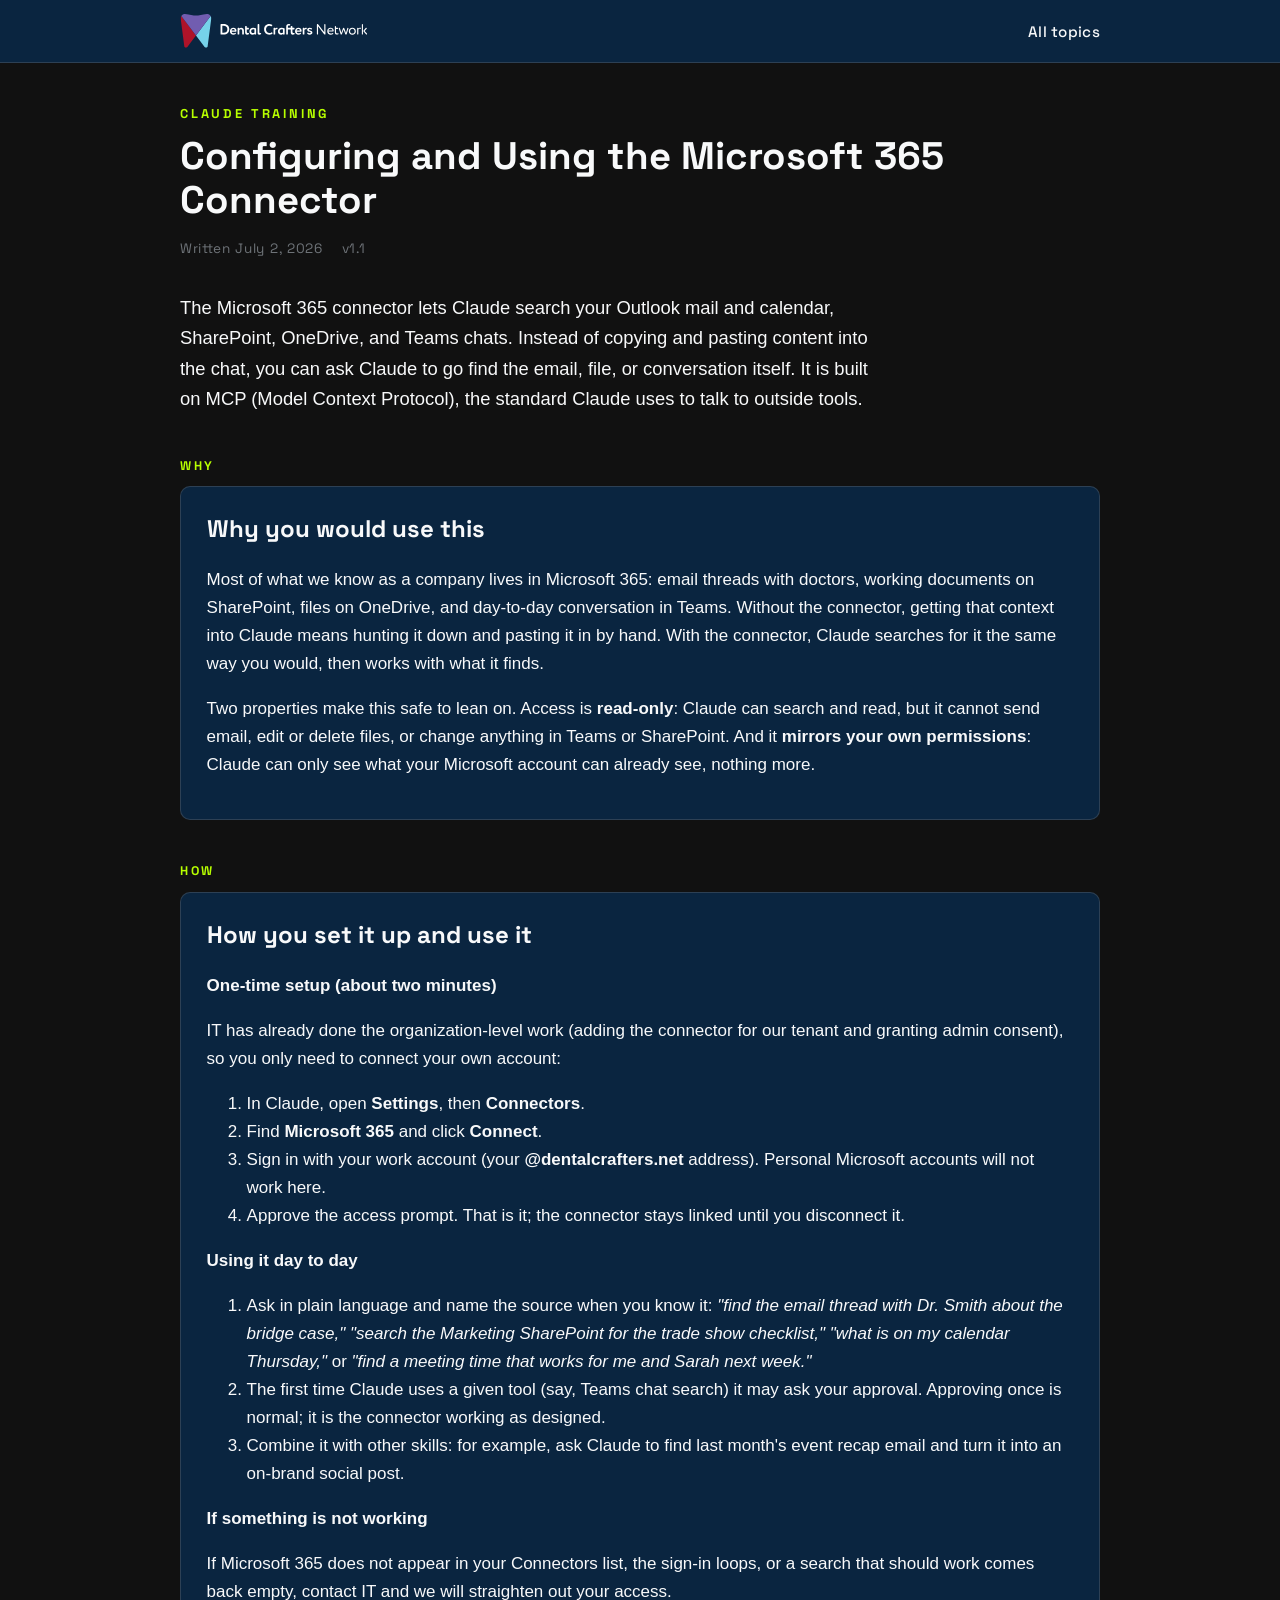
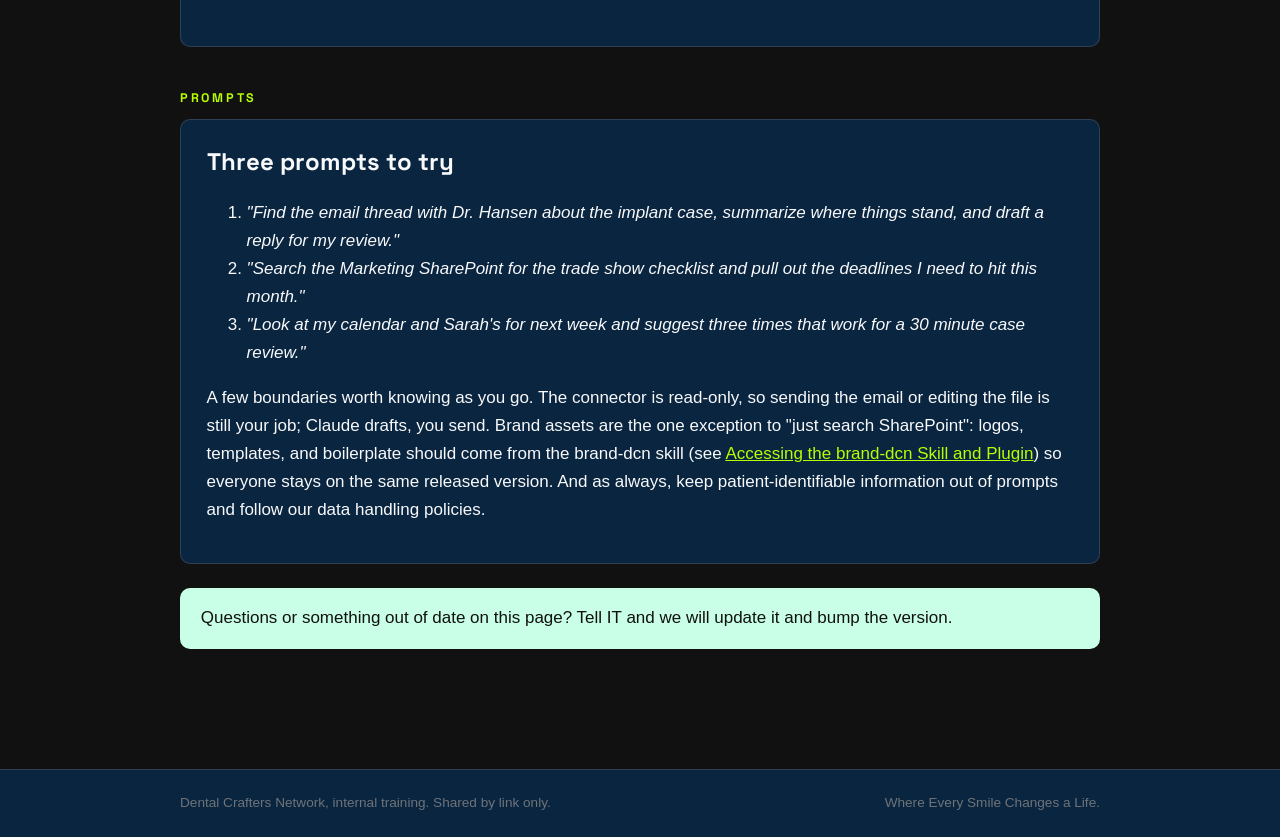
<file: topics/microsoft-365-connector.html>
<!DOCTYPE html>
<html lang="en">
<head>
  <meta charset="UTF-8">
  <meta name="viewport" content="width=device-width, initial-scale=1.0">
  <meta name="robots" content="noindex, nofollow">
  <title>Configuring and Using the Microsoft 365 Connector | Claude Training Hub | Dental Crafters Network</title>
  <link rel="icon" type="image/svg+xml" href="../assets/logos/dcn-color-icon.svg">
  <link rel="stylesheet" href="../assets/css/site.css">
</head>
<body>

<header class="site-header">
  <div class="inner">
    <a class="logo" href="../index.html" aria-label="Dental Crafters Network home">
      <img src="../assets/logos/dcn-color-horizontal-white-text.svg" alt="Dental Crafters Network">
    </a>
    <nav class="site-nav" aria-label="Main">
      <a href="../index.html">All topics</a>
    </nav>
  </div>
</header>

<main>
  <p class="kicker">Claude Training</p>
  <h1>Configuring and Using the Microsoft 365 Connector</h1>
  <div class="page-meta">
    <span>Written July 2, 2026</span>
    <span>v1.1</span>
  </div>

  <p class="lede">
    The Microsoft 365 connector lets Claude search your Outlook mail and
    calendar, SharePoint, OneDrive, and Teams chats. Instead of copying and
    pasting content into the chat, you can ask Claude to go find the email,
    file, or conversation itself. It is built on MCP (Model Context
    Protocol), the standard Claude uses to talk to outside tools.
  </p>

  <p class="section-label">Why</p>
  <section class="whw">
    <h2>Why you would use this</h2>
    <p>
      Most of what we know as a company lives in Microsoft 365: email
      threads with doctors, working documents on SharePoint, files
      on OneDrive, and day-to-day conversation in Teams. Without the
      connector, getting that context into Claude means hunting it down and
      pasting it in by hand. With the connector, Claude searches for it the
      same way you would, then works with what it finds.
    </p>
    <p>
      Two properties make this safe to lean on. Access is
      <strong>read-only</strong>: Claude can search and read, but it cannot
      send email, edit or delete files, or change anything in Teams or
      SharePoint. And it <strong>mirrors your own permissions</strong>:
      Claude can only see what your Microsoft account can already see,
      nothing more.
    </p>
  </section>

  <p class="section-label">How</p>
  <section class="whw">
    <h2>How you set it up and use it</h2>
    <p><strong>One-time setup (about two minutes)</strong></p>
    <p>
      IT has already done the organization-level work (adding the connector
      for our tenant and granting admin consent), so you only need to
      connect your own account:
    </p>
    <ol>
      <li>In Claude, open <strong>Settings</strong>, then
        <strong>Connectors</strong>.</li>
      <li>Find <strong>Microsoft 365</strong> and click
        <strong>Connect</strong>.</li>
      <li>Sign in with your work account (your
        <strong>@dentalcrafters.net</strong> address). Personal Microsoft
        accounts will not work here.</li>
      <li>Approve the access prompt. That is it; the connector stays linked
        until you disconnect it.</li>
    </ol>
    <p><strong>Using it day to day</strong></p>
    <ol>
      <li>
        Ask in plain language and name the source when you know it:
        <em>"find the email thread with Dr. Smith about the bridge case,"</em>
        <em>"search the Marketing SharePoint for the trade show checklist,"</em>
        <em>"what is on my calendar Thursday,"</em> or
        <em>"find a meeting time that works for me and Sarah next week."</em>
      </li>
      <li>
        The first time Claude uses a given tool (say, Teams chat search) it
        may ask your approval. Approving once is normal; it is the
        connector working as designed.
      </li>
      <li>
        Combine it with other skills: for example, ask Claude to find last
        month's event recap email and turn it into an on-brand social post.
      </li>
    </ol>
    <p><strong>If something is not working</strong></p>
    <p>
      If Microsoft 365 does not appear in your Connectors list, the sign-in
      loops, or a search that should work comes back empty, contact IT and
      we will straighten out your access.
    </p>
  </section>

  <p class="section-label">Prompts</p>
  <section class="whw">
    <h2>Three prompts to try</h2>
    <ol>
      <li>
        <em>"Find the email thread with Dr. Hansen about the implant case,
        summarize where things stand, and draft a reply for my review."</em>
      </li>
      <li>
        <em>"Search the Marketing SharePoint for the trade show checklist
        and pull out the deadlines I need to hit this month."</em>
      </li>
      <li>
        <em>"Look at my calendar and Sarah's for next week and suggest
        three times that work for a 30 minute case review."</em>
      </li>
    </ol>
    <p>
      A few boundaries worth knowing as you go. The connector is read-only,
      so sending the email or editing the file is still your job; Claude
      drafts, you send. Brand assets are the one exception to "just search
      SharePoint": logos, templates, and boilerplate should come from the
      brand-dcn skill (see
      <a href="access-brand-dcn.html">Accessing the brand-dcn Skill and
      Plugin</a>) so everyone stays on the same released version. And as
      always, keep patient-identifiable information out of prompts and
      follow our data handling policies.
    </p>
  </section>

  <div class="callout">
    Questions or something out of date on this page? Tell IT and we will
    update it and bump the version.
  </div>
</main>

<footer class="site-footer">
  <div class="inner">
    <span>Dental Crafters Network, internal training. Shared by link only.</span>
    <span>Where Every Smile Changes a Life.</span>
  </div>
</footer>

</body>
</html>
</file>
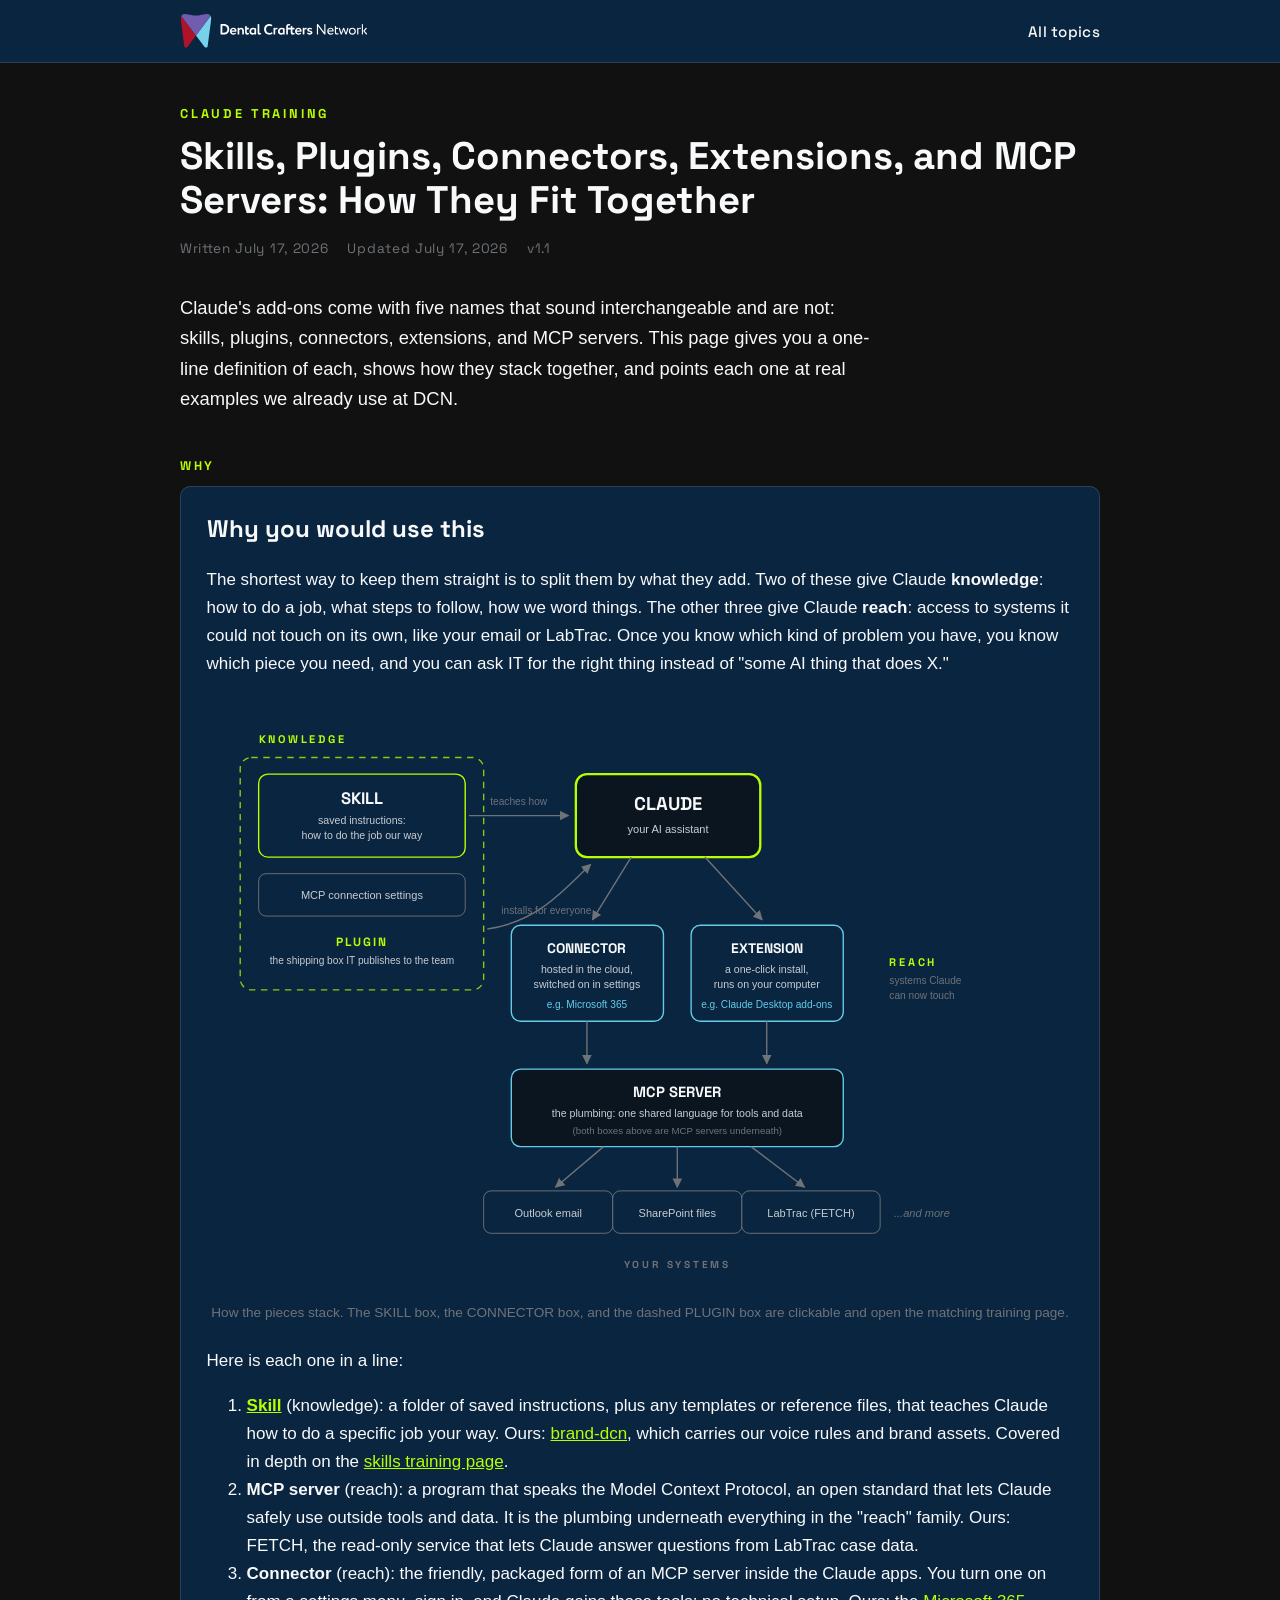
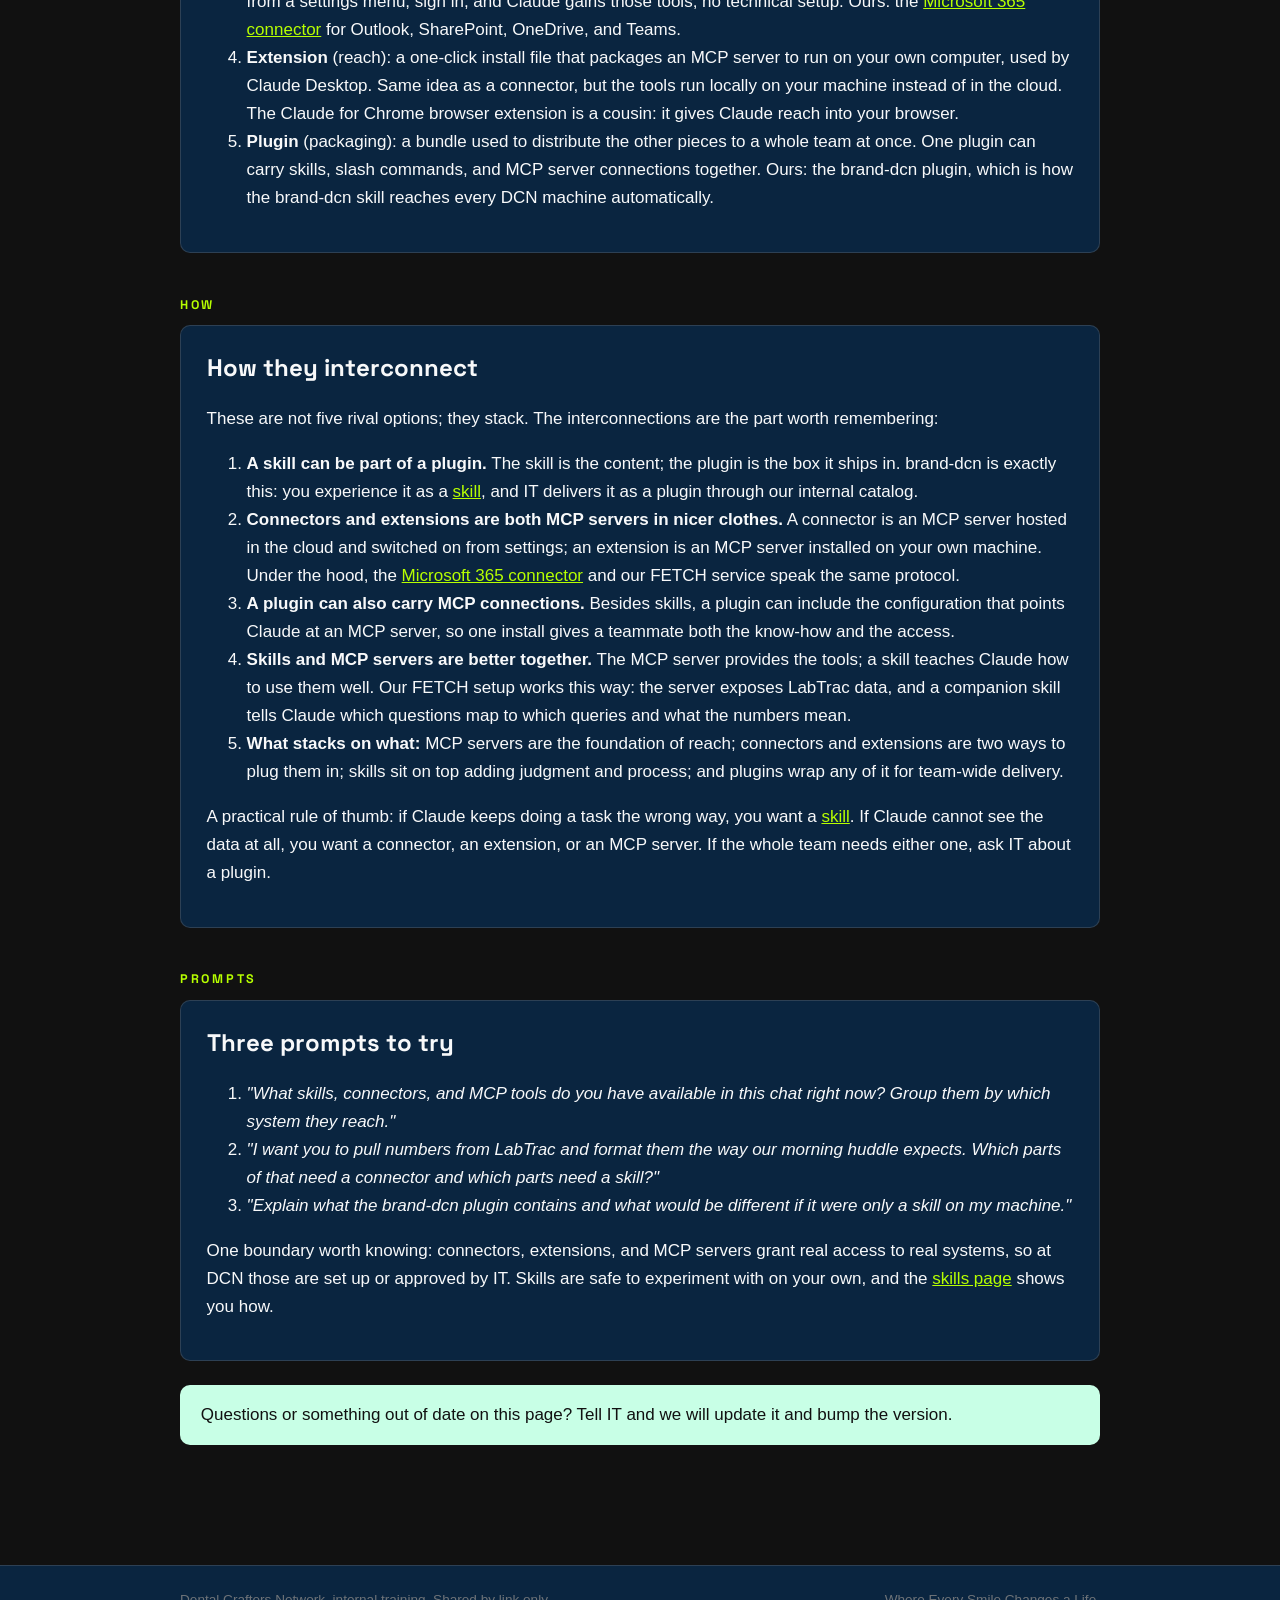
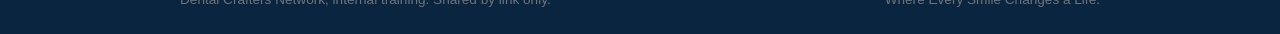
<file: topics/skills-plugins-connectors-mcp.html>
<!DOCTYPE html>
<html lang="en">
<head>
  <meta charset="UTF-8">
  <meta name="viewport" content="width=device-width, initial-scale=1.0">
  <meta name="robots" content="noindex, nofollow">
  <title>Skills, Plugins, Connectors, Extensions, and MCP Servers | Claude Training Hub | Dental Crafters Network</title>
  <link rel="icon" type="image/svg+xml" href="../assets/logos/dcn-color-icon.svg">
  <link rel="stylesheet" href="../assets/css/site.css">
</head>
<body>

<header class="site-header">
  <div class="inner">
    <a class="logo" href="../index.html" aria-label="Dental Crafters Network home">
      <img src="../assets/logos/dcn-color-horizontal-white-text.svg" alt="Dental Crafters Network">
    </a>
    <nav class="site-nav" aria-label="Main">
      <a href="../index.html">All topics</a>
    </nav>
  </div>
</header>

<main>
  <p class="kicker">Claude Training</p>
  <h1>Skills, Plugins, Connectors, Extensions, and MCP Servers: How They Fit Together</h1>
  <div class="page-meta">
    <span>Written July 17, 2026</span>
    <span>Updated July 17, 2026</span>
    <span>v1.1</span>
  </div>

  <p class="lede">
    Claude's add-ons come with five names that sound interchangeable and
    are not: skills, plugins, connectors, extensions, and MCP servers.
    This page gives you a one-line definition of each, shows how they
    stack together, and points each one at real examples we already use
    at DCN.
  </p>

  <p class="section-label">Why</p>
  <section class="whw">
    <h2>Why you would use this</h2>
    <p>
      The shortest way to keep them straight is to split them by what they
      add. Two of these give Claude <strong>knowledge</strong>: how to do a
      job, what steps to follow, how we word things. The other three give
      Claude <strong>reach</strong>: access to systems it could not touch
      on its own, like your email or LabTrac. Once you know which kind of
      problem you have, you know which piece you need, and you can ask IT
      for the right thing instead of "some AI thing that does X."
    </p>

    <figure style="margin:1.6rem 0 1.4rem; overflow-x:auto;">
      <svg viewBox="0 0 940 640" role="img" aria-labelledby="eco-diagram-title"
           style="width:100%; min-width:640px; height:auto; display:block;"
           font-family="'Segoe UI', Arial, sans-serif">
        <title id="eco-diagram-title">Diagram: a skill gives Claude knowledge and can ship inside a plugin. Connectors and extensions plug MCP servers into Claude, giving it reach into systems like Outlook, SharePoint, and LabTrac.</title>
        <defs>
          <marker id="arrow" viewBox="0 0 10 10" refX="9" refY="5"
                  markerWidth="7" markerHeight="7" orient="auto-start-reverse">
            <path d="M0,0 L10,5 L0,10 z" fill="#6E7378"/>
          </marker>
        </defs>

        <!-- zone labels -->
        <text x="56" y="42" font-family="'Space Grotesk','Segoe UI',Arial,sans-serif"
              font-weight="700" font-size="12" letter-spacing="3" fill="#B7FF00">KNOWLEDGE</text>
        <text x="740" y="284" font-family="'Space Grotesk','Segoe UI',Arial,sans-serif"
              font-weight="700" font-size="12" letter-spacing="3" fill="#B7FF00">REACH</text>
        <text x="740" y="304" font-size="11" fill="#6E7378">systems Claude</text>
        <text x="740" y="320" font-size="11" fill="#6E7378">can now touch</text>

        <!-- plugin (dashed shipping box), links to the brand-dcn example -->
        <a href="access-brand-dcn.html" style="cursor:pointer;">
          <g>
            <title>Open: Accessing the brand-dcn Skill and Plugin</title>
            <rect x="36" y="58" width="264" height="252" rx="12" fill="none"
                  stroke="#B7FF00" stroke-width="1.5" stroke-dasharray="7 6" opacity="0.75"/>
            <text x="168" y="262" text-anchor="middle" font-family="'Space Grotesk','Segoe UI',Arial,sans-serif"
                  font-weight="700" font-size="13" letter-spacing="2" fill="#B7FF00">PLUGIN</text>
            <text x="168" y="282" text-anchor="middle" font-size="11" fill="#C7CCD1">the shipping box IT publishes to the team</text>
          </g>
        </a>

        <!-- skill box, links to the skills page -->
        <a href="claude-skills.html" style="cursor:pointer;">
          <g>
            <title>Open: Claude Skills, What They Are and How to Make One</title>
            <rect x="56" y="76" width="224" height="90" rx="10" fill="#0A2540"
                  stroke="#B7FF00" stroke-width="1.5"/>
            <text x="168" y="108" text-anchor="middle" font-family="'Space Grotesk','Segoe UI',Arial,sans-serif"
                  font-weight="700" font-size="18" fill="#F8F9FA">SKILL</text>
            <text x="168" y="130" text-anchor="middle" font-size="11.5" fill="#C7CCD1">saved instructions:</text>
            <text x="168" y="146" text-anchor="middle" font-size="11.5" fill="#C7CCD1">how to do the job our way</text>
          </g>
        </a>

        <!-- second thing a plugin can carry -->
        <rect x="56" y="184" width="224" height="46" rx="8" fill="#0A2540"
              stroke="#6E7378" stroke-width="1"/>
        <text x="168" y="212" text-anchor="middle" font-size="12" fill="#C7CCD1">MCP connection settings</text>

        <!-- Claude -->
        <rect x="400" y="76" width="200" height="90" rx="12" fill="#0b1520"
              stroke="#B7FF00" stroke-width="2.5"/>
        <text x="500" y="115" text-anchor="middle" font-family="'Space Grotesk','Segoe UI',Arial,sans-serif"
              font-weight="700" font-size="20" fill="#F8F9FA">CLAUDE</text>
        <text x="500" y="140" text-anchor="middle" font-size="12" fill="#C7CCD1">your AI assistant</text>

        <!-- skill teaches Claude -->
        <line x1="284" y1="121" x2="392" y2="121" stroke="#6E7378" stroke-width="1.5" marker-end="url(#arrow)"/>
        <text x="338" y="110" text-anchor="middle" font-size="11" fill="#6E7378">teaches how</text>

        <!-- plugin installs for the team -->
        <path d="M 304 244 C 360 236, 388 200, 416 174" fill="none" stroke="#6E7378"
              stroke-width="1.5" marker-end="url(#arrow)"/>
        <text x="368" y="228" text-anchor="middle" font-size="11" fill="#6E7378">installs for everyone</text>

        <!-- Claude down to the two plug-in routes -->
        <line x1="460" y1="166" x2="418" y2="234" stroke="#6E7378" stroke-width="1.5" marker-end="url(#arrow)"/>
        <line x1="540" y1="166" x2="602" y2="234" stroke="#6E7378" stroke-width="1.5" marker-end="url(#arrow)"/>

        <!-- connector, links to the M365 page -->
        <a href="microsoft-365-connector.html" style="cursor:pointer;">
          <g>
            <title>Open: Configuring and Using the Microsoft 365 Connector</title>
            <rect x="330" y="240" width="165" height="104" rx="10" fill="#0A2540"
                  stroke="#64CBE8" stroke-width="1.5"/>
            <text x="412" y="270" text-anchor="middle" font-family="'Space Grotesk','Segoe UI',Arial,sans-serif"
                  font-weight="700" font-size="15" fill="#F8F9FA">CONNECTOR</text>
            <text x="412" y="292" text-anchor="middle" font-size="11.5" fill="#C7CCD1">hosted in the cloud,</text>
            <text x="412" y="308" text-anchor="middle" font-size="11.5" fill="#C7CCD1">switched on in settings</text>
            <text x="412" y="330" text-anchor="middle" font-size="11" fill="#64CBE8">e.g. Microsoft 365</text>
          </g>
        </a>

        <!-- extension -->
        <rect x="525" y="240" width="165" height="104" rx="10" fill="#0A2540"
              stroke="#64CBE8" stroke-width="1.5"/>
        <text x="607" y="270" text-anchor="middle" font-family="'Space Grotesk','Segoe UI',Arial,sans-serif"
              font-weight="700" font-size="15" fill="#F8F9FA">EXTENSION</text>
        <text x="607" y="292" text-anchor="middle" font-size="11.5" fill="#C7CCD1">a one-click install,</text>
        <text x="607" y="308" text-anchor="middle" font-size="11.5" fill="#C7CCD1">runs on your computer</text>
        <text x="607" y="330" text-anchor="middle" font-size="11" fill="#64CBE8">e.g. Claude Desktop add-ons</text>

        <!-- both are MCP servers underneath -->
        <line x1="412" y1="344" x2="412" y2="390" stroke="#6E7378" stroke-width="1.5" marker-end="url(#arrow)"/>
        <line x1="607" y1="344" x2="607" y2="390" stroke="#6E7378" stroke-width="1.5" marker-end="url(#arrow)"/>

        <rect x="330" y="396" width="360" height="84" rx="10" fill="#0b1520"
              stroke="#64CBE8" stroke-width="1.5"/>
        <text x="510" y="426" text-anchor="middle" font-family="'Space Grotesk','Segoe UI',Arial,sans-serif"
              font-weight="700" font-size="16" fill="#F8F9FA">MCP SERVER</text>
        <text x="510" y="448" text-anchor="middle" font-size="11.5" fill="#C7CCD1">the plumbing: one shared language for tools and data</text>
        <text x="510" y="466" text-anchor="middle" font-size="10.5" fill="#6E7378">(both boxes above are MCP servers underneath)</text>

        <!-- down to the real systems -->
        <line x1="430" y1="480" x2="378" y2="524" stroke="#6E7378" stroke-width="1.5" marker-end="url(#arrow)"/>
        <line x1="510" y1="480" x2="510" y2="524" stroke="#6E7378" stroke-width="1.5" marker-end="url(#arrow)"/>
        <line x1="590" y1="480" x2="648" y2="524" stroke="#6E7378" stroke-width="1.5" marker-end="url(#arrow)"/>

        <rect x="300" y="528" width="140" height="46" rx="8" fill="#0A2540" stroke="#6E7378" stroke-width="1"/>
        <text x="370" y="556" text-anchor="middle" font-size="12" fill="#C7CCD1">Outlook email</text>
        <rect x="440" y="528" width="140" height="46" rx="8" fill="#0A2540" stroke="#6E7378" stroke-width="1"/>
        <text x="510" y="556" text-anchor="middle" font-size="12" fill="#C7CCD1">SharePoint files</text>
        <rect x="580" y="528" width="150" height="46" rx="8" fill="#0A2540" stroke="#6E7378" stroke-width="1"/>
        <text x="655" y="556" text-anchor="middle" font-size="12" fill="#C7CCD1">LabTrac (FETCH)</text>
        <text x="745" y="556" font-size="12" font-style="italic" fill="#6E7378">...and more</text>

        <text x="510" y="612" text-anchor="middle" font-family="'Space Grotesk','Segoe UI',Arial,sans-serif"
              font-weight="700" font-size="11" letter-spacing="3" fill="#6E7378">YOUR SYSTEMS</text>
      </svg>
      <figcaption style="font-size:0.85rem; color:#6E7378; text-align:center; margin-top:0.5rem;">
        How the pieces stack. The SKILL box, the CONNECTOR box, and the dashed
        PLUGIN box are clickable and open the matching training page.
      </figcaption>
    </figure>

    <p>Here is each one in a line:</p>
    <ol>
      <li>
        <strong><a href="claude-skills.html">Skill</a></strong> (knowledge):
        a folder of saved instructions, plus any templates or reference
        files, that teaches Claude how to do a specific job your way.
        Ours: <a href="access-brand-dcn.html">brand-dcn</a>, which carries
        our voice rules and brand assets. Covered in depth on the
        <a href="claude-skills.html">skills training page</a>.
      </li>
      <li>
        <strong>MCP server</strong> (reach): a program that speaks the
        Model Context Protocol, an open standard that lets Claude safely
        use outside tools and data. It is the plumbing underneath
        everything in the "reach" family. Ours: FETCH, the read-only
        service that lets Claude answer questions from LabTrac case data.
      </li>
      <li>
        <strong>Connector</strong> (reach): the friendly, packaged form of
        an MCP server inside the Claude apps. You turn one on from a
        settings menu, sign in, and Claude gains those tools; no technical
        setup. Ours: the
        <a href="microsoft-365-connector.html">Microsoft 365 connector</a>
        for Outlook, SharePoint, OneDrive, and Teams.
      </li>
      <li>
        <strong>Extension</strong> (reach): a one-click install file that
        packages an MCP server to run on your own computer, used by Claude
        Desktop. Same idea as a connector, but the tools run locally on
        your machine instead of in the cloud. The Claude for Chrome
        browser extension is a cousin: it gives Claude reach into your
        browser.
      </li>
      <li>
        <strong>Plugin</strong> (packaging): a bundle used to distribute
        the other pieces to a whole team at once. One plugin can carry
        skills, slash commands, and MCP server connections together.
        Ours: the brand-dcn plugin, which is how the brand-dcn skill
        reaches every DCN machine automatically.
      </li>
    </ol>
  </section>

  <p class="section-label">How</p>
  <section class="whw">
    <h2>How they interconnect</h2>
    <p>
      These are not five rival options; they stack. The interconnections
      are the part worth remembering:
    </p>
    <ol>
      <li>
        <strong>A skill can be part of a plugin.</strong> The skill is the
        content; the plugin is the box it ships in. brand-dcn is exactly
        this: you experience it as a
        <a href="claude-skills.html">skill</a>, and IT delivers it as a
        plugin through our internal catalog.
      </li>
      <li>
        <strong>Connectors and extensions are both MCP servers in nicer
        clothes.</strong> A connector is an MCP server hosted in the cloud
        and switched on from settings; an extension is an MCP server
        installed on your own machine. Under the hood, the
        <a href="microsoft-365-connector.html">Microsoft 365 connector</a>
        and our FETCH service speak the same protocol.
      </li>
      <li>
        <strong>A plugin can also carry MCP connections.</strong> Besides
        skills, a plugin can include the configuration that points Claude
        at an MCP server, so one install gives a teammate both the
        know-how and the access.
      </li>
      <li>
        <strong>Skills and MCP servers are better together.</strong> The
        MCP server provides the tools; a skill teaches Claude how to use
        them well. Our FETCH setup works this way: the server exposes
        LabTrac data, and a companion skill tells Claude which questions
        map to which queries and what the numbers mean.
      </li>
      <li>
        <strong>What stacks on what:</strong> MCP servers are the
        foundation of reach; connectors and extensions are two ways to
        plug them in; skills sit on top adding judgment and process; and
        plugins wrap any of it for team-wide delivery.
      </li>
    </ol>
    <p>
      A practical rule of thumb: if Claude keeps doing a task the wrong
      way, you want a <a href="claude-skills.html">skill</a>. If Claude
      cannot see the data at all, you want a connector, an extension, or
      an MCP server. If the whole team needs either one, ask IT about a
      plugin.
    </p>
  </section>

  <p class="section-label">Prompts</p>
  <section class="whw">
    <h2>Three prompts to try</h2>
    <ol>
      <li>
        <em>"What skills, connectors, and MCP tools do you have available
        in this chat right now? Group them by which system they reach."</em>
      </li>
      <li>
        <em>"I want you to pull numbers from LabTrac and format them the
        way our morning huddle expects. Which parts of that need a
        connector and which parts need a skill?"</em>
      </li>
      <li>
        <em>"Explain what the brand-dcn plugin contains and what would be
        different if it were only a skill on my machine."</em>
      </li>
    </ol>
    <p>
      One boundary worth knowing: connectors, extensions, and MCP servers
      grant real access to real systems, so at DCN those are set up or
      approved by IT. Skills are safe to experiment with on your own, and
      the <a href="claude-skills.html">skills page</a> shows you how.
    </p>
  </section>

  <div class="callout">
    Questions or something out of date on this page? Tell IT and we will
    update it and bump the version.
  </div>
</main>

<footer class="site-footer">
  <div class="inner">
    <span>Dental Crafters Network, internal training. Shared by link only.</span>
    <span>Where Every Smile Changes a Life.</span>
  </div>
</footer>

</body>
</html>
</file>
<file: assets/css/site.css>
/* DCN Claude Training Hub — brand stylesheet
   Palette and type per DCN Brand Guidelines (brand-dcn skill).
   Adelle Sans and Microgramma are internal-only licensed fonts and are not
   bundled in this public repo; system stacks stand in for them. */

@font-face {
  font-family: "Space Grotesk";
  src: url("../fonts/SpaceGrotesk-Regular.ttf") format("truetype");
  font-weight: 400;
  font-display: swap;
}
@font-face {
  font-family: "Space Grotesk";
  src: url("../fonts/SpaceGrotesk-Medium.ttf") format("truetype");
  font-weight: 500;
  font-display: swap;
}
@font-face {
  font-family: "Space Grotesk";
  src: url("../fonts/SpaceGrotesk-Bold.ttf") format("truetype");
  font-weight: 700;
  font-display: swap;
}

:root {
  /* DCN brand palette */
  --obsidian: #111111;   /* primary dark background (dominant) */
  --cobalt: #0A2540;     /* headers, footers, panels */
  --chrome: #6E7378;     /* secondary type, dividers */
  --titanium: #F8F9FA;   /* body text on dark, light backgrounds */
  --biolime: #B7FF00;    /* high-energy accent: links, interactive */
  --mint: #C8FFE6;       /* soft highlight panels */
  --dc-blue: #64CBE8;    /* Dental Crafters sub-brand */

  --font-head: "Space Grotesk", "Segoe UI", Arial, sans-serif;
  --font-body: "Segoe UI", -apple-system, "Helvetica Neue", Arial, sans-serif;

  --maxw: 60rem;
}

* { box-sizing: border-box; }

html { scroll-behavior: smooth; }

body {
  margin: 0;
  background: var(--obsidian);
  color: var(--titanium);
  font-family: var(--font-body);
  font-size: 1.0625rem;
  line-height: 1.65;
}

/* ---------- Header / nav ---------- */

.site-header {
  background: var(--cobalt);
  border-bottom: 1px solid rgba(110, 115, 120, 0.35);
  position: sticky;
  top: 0;
  z-index: 10;
}

.site-header .inner {
  max-width: var(--maxw);
  margin: 0 auto;
  padding: 0.9rem 1.25rem;
  display: flex;
  align-items: center;
  gap: 1.5rem;
}

.site-header .logo img {
  height: 2.1rem;
  display: block;
}

.site-nav {
  margin-left: auto;
  display: flex;
  gap: 1.4rem;
}

.site-nav a {
  color: var(--titanium);
  text-decoration: none;
  font-family: var(--font-head);
  font-weight: 500;
  font-size: 0.95rem;
  letter-spacing: 0.02em;
}

.site-nav a:hover,
.site-nav a[aria-current="page"] {
  color: var(--biolime);
}

/* ---------- Layout ---------- */

main {
  max-width: var(--maxw);
  margin: 0 auto;
  padding: 2.5rem 1.25rem 4rem;
}

.kicker {
  font-family: var(--font-head);
  font-weight: 700;
  font-size: 0.8rem;
  letter-spacing: 0.22em;
  text-transform: uppercase;
  color: var(--biolime);
  margin: 0 0 0.6rem;
}

h1 {
  font-family: var(--font-head);
  font-weight: 700;
  font-size: 2.4rem;
  line-height: 1.15;
  margin: 0 0 1rem;
  color: var(--titanium);
}

h2 {
  font-family: var(--font-head);
  font-weight: 700;
  font-size: 1.5rem;
  margin: 2.5rem 0 0.8rem;
  color: var(--titanium);
}

.lede {
  font-size: 1.15rem;
  color: var(--titanium);
  max-width: 44rem;
}

a { color: var(--biolime); }

hr {
  border: none;
  border-top: 1px solid rgba(110, 115, 120, 0.35);
  margin: 2.5rem 0;
}

/* ---------- Topic list (landing page) ---------- */

.list-note {
  font-size: 0.85rem;
  color: var(--chrome);
  margin: 0.2rem 0 0;
}

.topic-list {
  list-style: none;
  margin: 1.2rem 0 0;
  padding: 0;
  display: grid;
  gap: 0.55rem;
}

.topic-card {
  position: relative;
  background: var(--cobalt);
  border: 1px solid rgba(110, 115, 120, 0.35);
  border-radius: 8px;
  padding: 0.75rem 1.1rem;
  transition: border-color 0.15s ease;
  cursor: pointer;
}

.topic-card:hover { border-color: var(--biolime); }

/* Stretch the title link over the whole card so the full box is clickable */
.topic-card h3 a::after {
  content: "";
  position: absolute;
  inset: 0;
}

.topic-card .row {
  display: flex;
  flex-wrap: wrap;
  align-items: baseline;
  gap: 0.3rem 1rem;
  justify-content: space-between;
}

.topic-card .meta {
  display: flex;
  flex-wrap: wrap;
  gap: 0.4rem 0.9rem;
  align-items: center;
  font-size: 0.75rem;
  color: var(--chrome);
  font-family: var(--font-head);
  letter-spacing: 0.04em;
  white-space: nowrap;
}

.badge {
  display: inline-block;
  font-family: var(--font-head);
  font-weight: 700;
  font-size: 0.66rem;
  letter-spacing: 0.1em;
  text-transform: uppercase;
  padding: 0.12rem 0.55rem;
  border-radius: 999px;
  background: rgba(183, 255, 0, 0.12);
  color: var(--biolime);
}

.badge.external {
  background: rgba(100, 203, 232, 0.14);
  color: var(--dc-blue);
}

.badge.audience-beginner {
  background: rgba(200, 255, 230, 0.16);
  color: var(--mint);
}

.badge.audience-intermediate {
  background: rgba(183, 255, 0, 0.12);
  color: var(--biolime);
}

.badge.audience-advanced {
  background: rgba(174, 19, 42, 0.25);
  color: #FF8FA0;
}

.topic-card h3 {
  font-family: var(--font-head);
  font-weight: 700;
  font-size: 1.05rem;
  margin: 0;
}

.topic-card h3 a {
  color: var(--titanium);
  text-decoration: none;
}

.topic-card h3 a:hover,
.topic-card:hover h3 a { color: var(--biolime); }

.topic-card p {
  margin: 0.25rem 0 0;
  color: var(--titanium);
  opacity: 0.8;
  font-size: 0.88rem;
  line-height: 1.5;
}

/* ---------- Topic pages: Why / How / When ---------- */

.page-meta {
  display: flex;
  flex-wrap: wrap;
  gap: 0.5rem 1.2rem;
  align-items: center;
  font-family: var(--font-head);
  font-size: 0.85rem;
  letter-spacing: 0.05em;
  color: var(--chrome);
  margin-bottom: 2rem;
}

.section-label {
  font-family: var(--font-head);
  font-weight: 700;
  font-size: 0.78rem;
  letter-spacing: 0.22em;
  text-transform: uppercase;
  color: var(--biolime);
  margin: 2.6rem 0 0.2rem;
}

section.whw {
  background: var(--cobalt);
  border: 1px solid rgba(110, 115, 120, 0.35);
  border-radius: 10px;
  padding: 1.4rem 1.6rem;
  margin: 0.6rem 0 0;
}

section.whw h2 { margin-top: 0; }

.callout {
  background: var(--mint);
  color: var(--obsidian);
  border-radius: 10px;
  padding: 1rem 1.3rem;
  margin: 1.5rem 0;
}

.callout a { color: var(--cobalt); font-weight: 600; }

code, pre {
  font-family: Consolas, "Courier New", monospace;
  font-size: 0.92em;
}

pre {
  background: #0b1520;
  border: 1px solid rgba(110, 115, 120, 0.35);
  border-radius: 8px;
  padding: 1rem 1.2rem;
  overflow-x: auto;
}

/* ---------- Footer ---------- */

.site-footer {
  background: var(--cobalt);
  border-top: 1px solid rgba(110, 115, 120, 0.35);
  margin-top: 2rem;
}

.site-footer .inner {
  max-width: var(--maxw);
  margin: 0 auto;
  padding: 1.4rem 1.25rem;
  font-size: 0.85rem;
  color: var(--chrome);
  display: flex;
  flex-wrap: wrap;
  gap: 0.4rem 1.5rem;
  justify-content: space-between;
}

@media (max-width: 640px) {
  h1 { font-size: 1.9rem; }
  .site-header .inner { flex-wrap: wrap; gap: 0.6rem 1rem; }
  .site-nav { margin-left: 0; }
}
</file>
